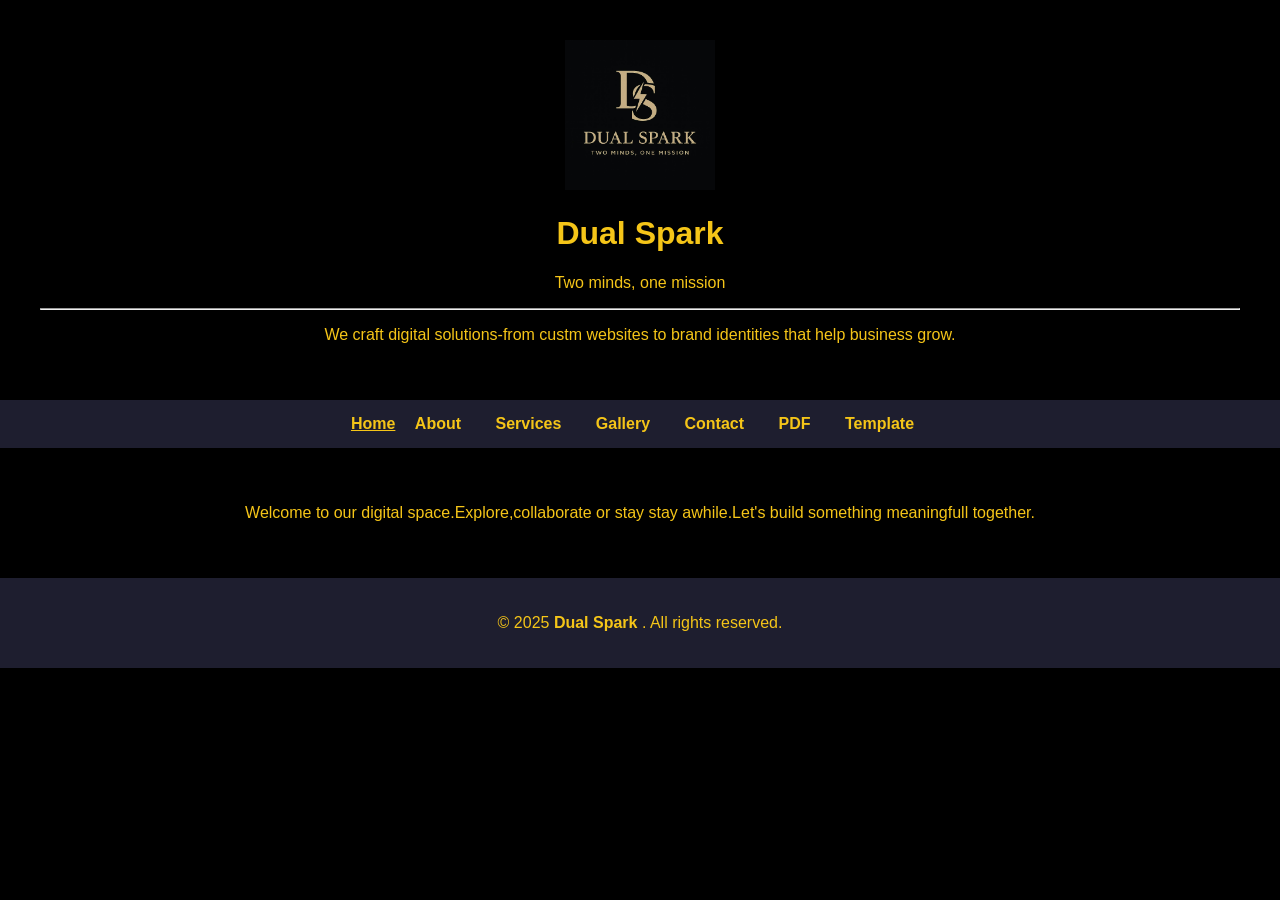
<file: index.html>
<!DOCTYPE html>
<html>
<head>
  <meta charset="UTF-8">
  <meta name="viewport" content="width=device-width, initial-scale=1">
  <title>Dual Spark</title>
  <link rel="stylesheet" href="style.css">
  <link rel="shortcut icon" href="DualSpark.jpg" type="image/x-icon"/>
</head>
<body>

  <header>
    <a href="index.html"><img src="DualSpark.jpg" alt="DualSpark logo" style="width: 150px; heigh: auto;"></a>
    <h1>Dual Spark</h1>
    <p>Two minds, one mission</p><hr>
    <p>We craft digital solutions-from custm websites to brand identities that help business grow.</p>
  </header>

  <nav>
    <span style="color:#f5c518;font-weight: bold;text-decoration: underline;">Home</span>
    <a href="about.html">About</a>
    <a href="services.html">Services</a>
    <a href="gallery.html">Gallery</a>
    <a href="contact.html">Contact</a>
     <a href="pdf.html">PDF</a>
     <a href="template.html">Template</a>
  </nav>

  <section>
    <p>Welcome to our digital space.Explore,collaborate or stay stay awhile.Let's build something meaningfull together.</p>
  </section>

  <footer>
    <p>&copy; 2025 <strong>Dual Spark
    </strong>. All rights reserved.</p>
  </footer>

</body>
</html>
</file>
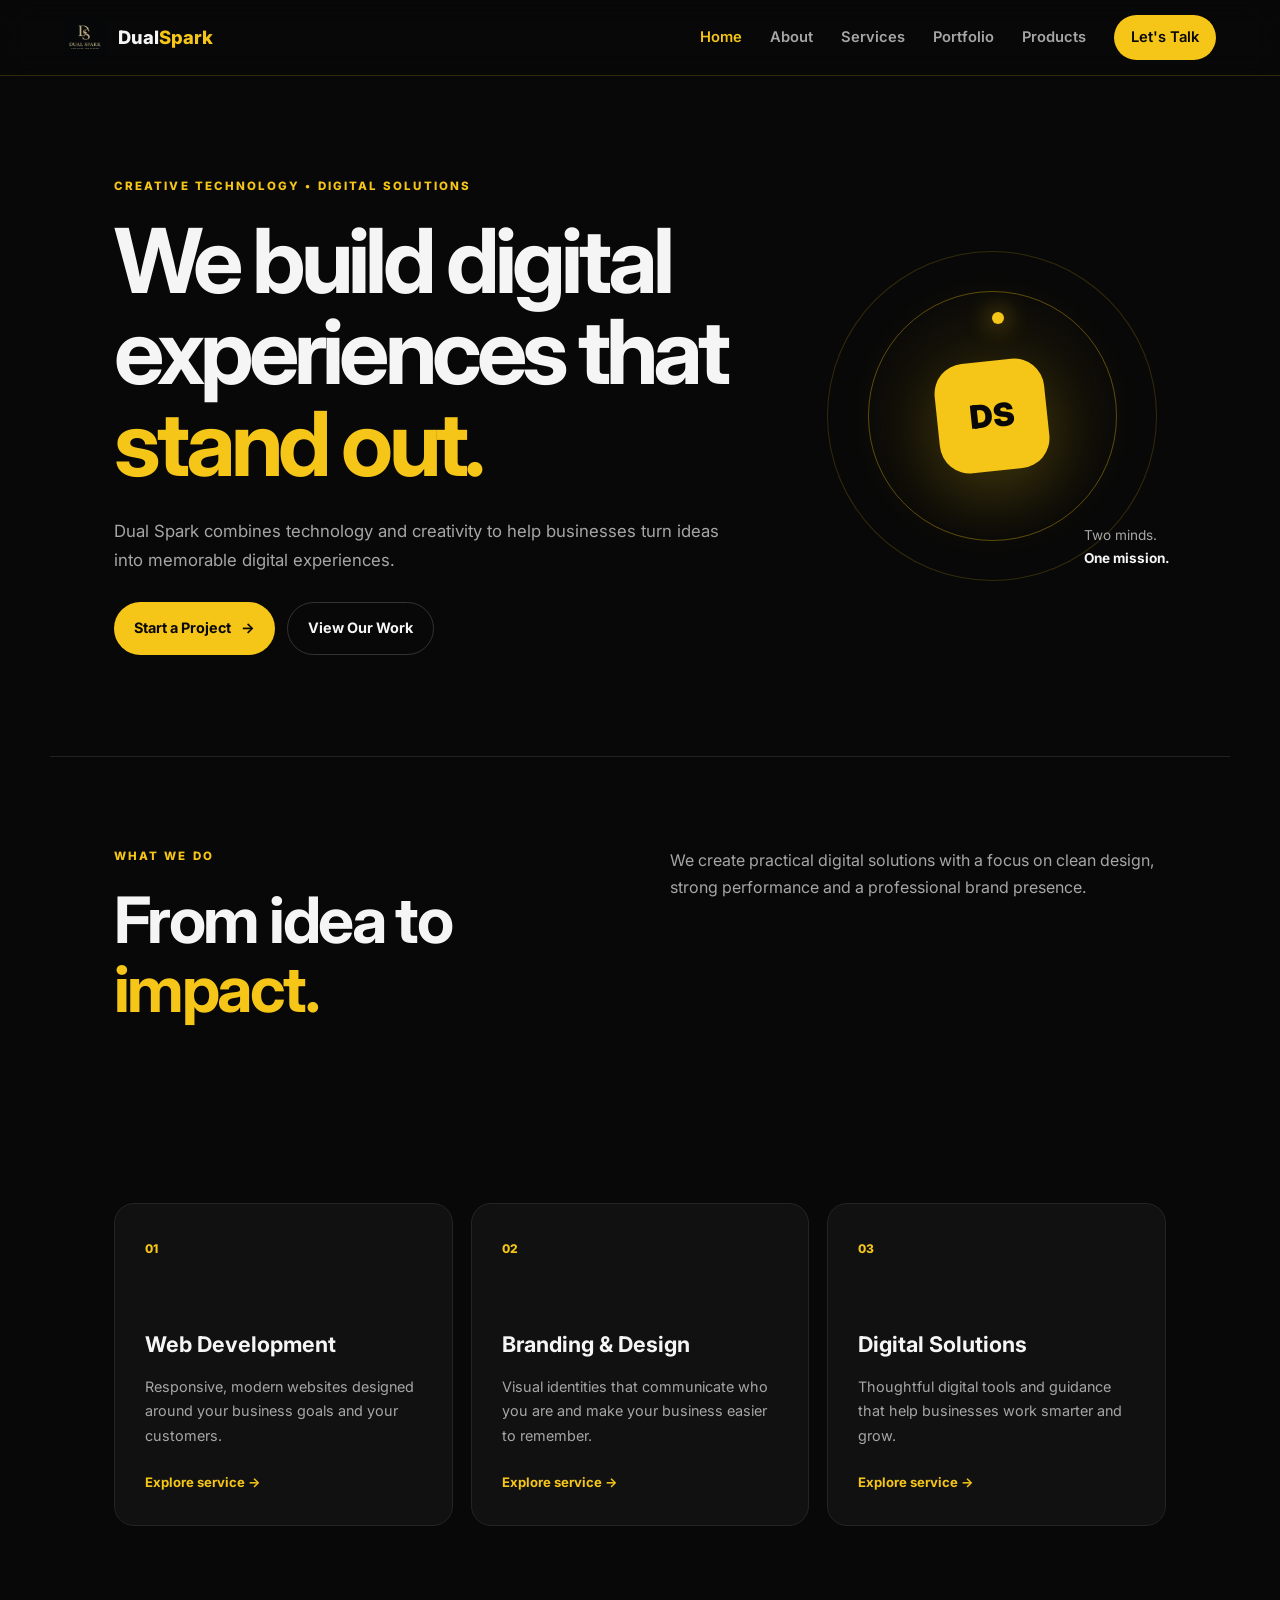
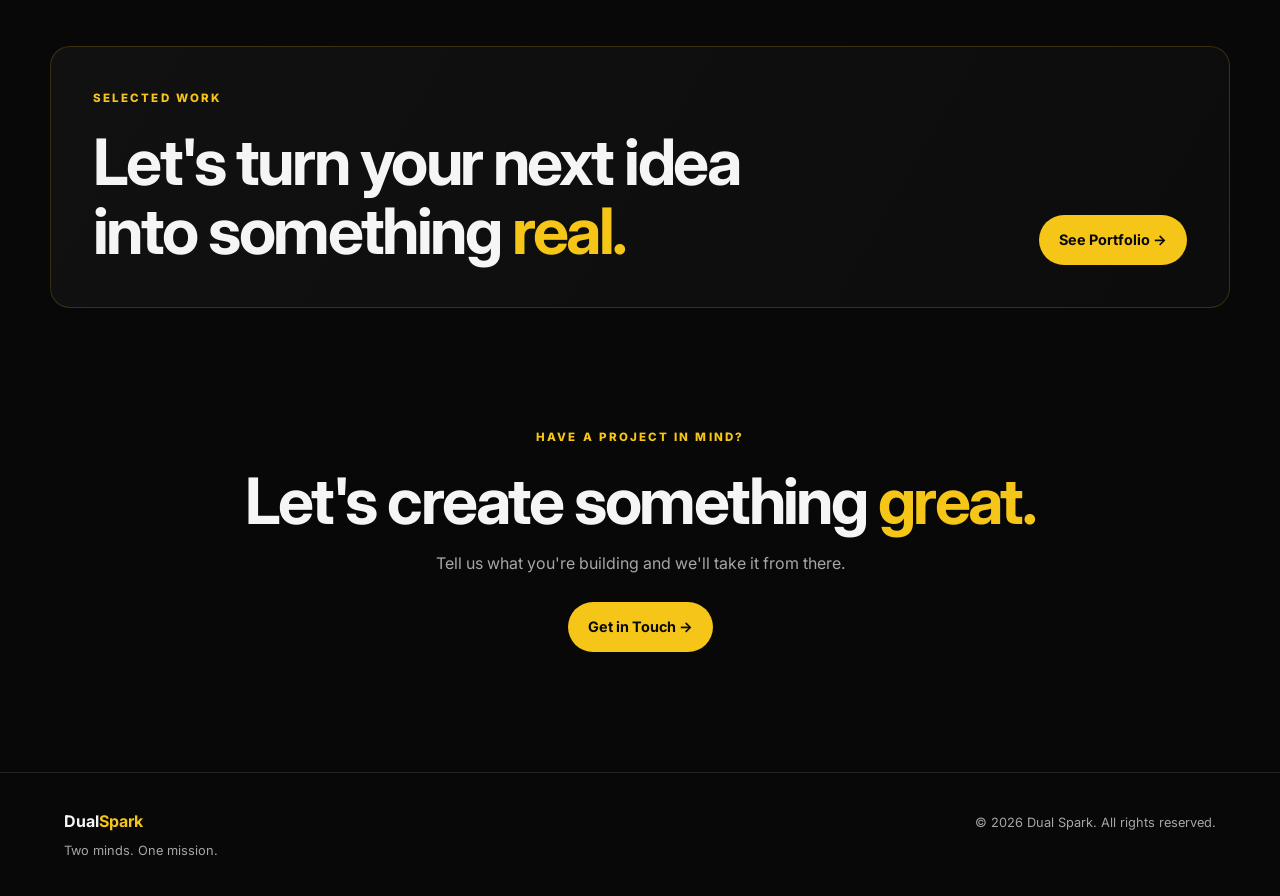
<file: v2/index.html>
<!DOCTYPE html>
<html lang="en">
<head>
  <meta charset="UTF-8">
  <meta name="viewport" content="width=device-width, initial-scale=1.0">
  <meta name="description" content="Dual Spark — creative technology and digital solutions for modern businesses.">
  <meta name="theme-color" content="#0a0a0a">
  <title>Dual Spark | Digital Experiences That Stand Out</title>
  <link rel="preconnect" href="https://fonts.googleapis.com">
  <link rel="preconnect" href="https://fonts.gstatic.com" crossorigin>
  <link href="https://fonts.googleapis.com/css2?family=Inter:wght@400;500;600;700;800&display=swap" rel="stylesheet">
  <link rel="stylesheet" href="css/style.css">
</head>
<body>
  <header class="site-header">
    <a class="brand" href="index.html" aria-label="Dual Spark home">
      <img src="../DualSpark.jpg" alt="Dual Spark logo">
      <span>Dual<span class="accent">Spark</span></span>
    </a>

    <button class="menu-toggle" type="button" aria-label="Open navigation" aria-expanded="false" aria-controls="main-nav">
      <span></span><span></span><span></span>
    </button>

    <nav id="main-nav" class="main-nav" aria-label="Primary navigation">
      <a class="active" href="index.html">Home</a>
      <a href="about.html">About</a>
      <a href="services.html">Services</a>
      <a href="portfolio.html">Portfolio</a>
      <a href="products.html">Products</a>
      <a class="nav-cta" href="contact.html">Let's Talk</a>
    </nav>
  </header>

  <main>
    <section class="hero">
      <div class="hero-content reveal">
        <p class="eyebrow">CREATIVE TECHNOLOGY • DIGITAL SOLUTIONS</p>
        <h1>We build digital experiences that <span class="accent">stand out.</span></h1>
        <p class="hero-text">Dual Spark combines technology and creativity to help businesses turn ideas into memorable digital experiences.</p>
        <div class="hero-actions">
          <a class="btn btn-primary" href="contact.html">Start a Project <span>→</span></a>
          <a class="btn btn-secondary" href="portfolio.html">View Our Work</a>
        </div>
      </div>
      <div class="hero-card reveal" aria-hidden="true">
        <div class="spark-orbit"></div>
        <div class="spark-core">DS</div>
        <p>Two minds.<br><strong>One mission.</strong></p>
      </div>
    </section>

    <section class="section intro reveal">
      <div>
        <p class="eyebrow">WHAT WE DO</p>
        <h2>From idea to <span class="accent">impact.</span></h2>
      </div>
      <p>We create practical digital solutions with a focus on clean design, strong performance and a professional brand presence.</p>
    </section>

    <section class="section services-preview">
      <article class="service-card reveal">
        <span class="service-number">01</span>
        <h3>Web Development</h3>
        <p>Responsive, modern websites designed around your business goals and your customers.</p>
        <a href="services.html">Explore service →</a>
      </article>
      <article class="service-card reveal">
        <span class="service-number">02</span>
        <h3>Branding & Design</h3>
        <p>Visual identities that communicate who you are and make your business easier to remember.</p>
        <a href="services.html">Explore service →</a>
      </article>
      <article class="service-card reveal">
        <span class="service-number">03</span>
        <h3>Digital Solutions</h3>
        <p>Thoughtful digital tools and guidance that help businesses work smarter and grow.</p>
        <a href="services.html">Explore service →</a>
      </article>
    </section>

    <section class="section work-banner reveal">
      <div>
        <p class="eyebrow">SELECTED WORK</p>
        <h2>Let's turn your next idea into something <span class="accent">real.</span></h2>
      </div>
      <a class="btn btn-primary" href="portfolio.html">See Portfolio →</a>
    </section>

    <section class="section final-cta reveal">
      <p class="eyebrow">HAVE A PROJECT IN MIND?</p>
      <h2>Let's create something <span class="accent">great.</span></h2>
      <p>Tell us what you're building and we'll take it from there.</p>
      <a class="btn btn-primary" href="contact.html">Get in Touch →</a>
    </section>
  </main>

  <footer class="site-footer">
    <div>
      <strong>Dual<span class="accent">Spark</span></strong>
      <p>Two minds. One mission.</p>
    </div>
    <p>© 2026 Dual Spark. All rights reserved.</p>
  </footer>

  <script src="js/script.js"></script>
</body>
</html>
</file>
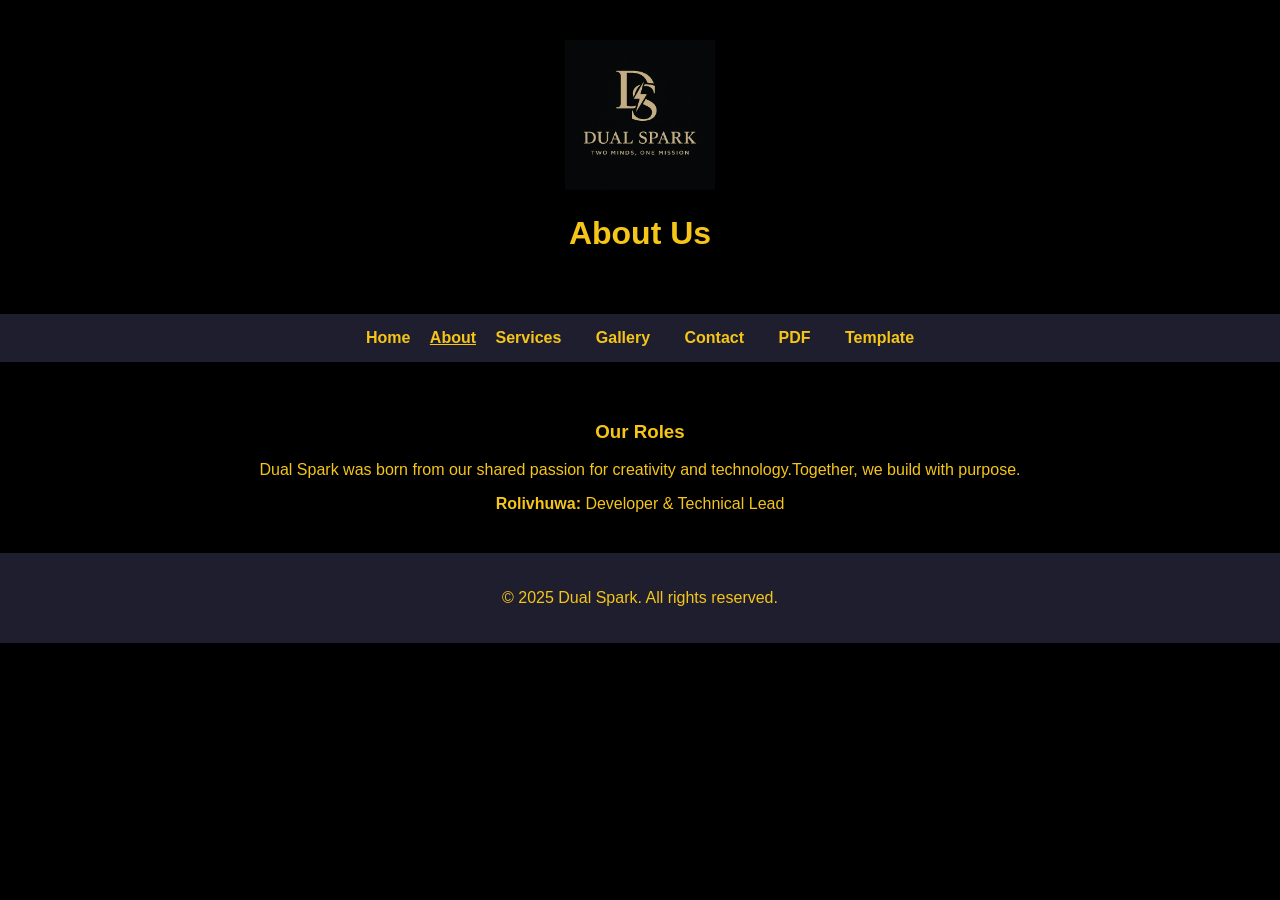
<file: about.html>
<!DOCTYPE html>
<html>
<head>
  <meta charset="UTF-8">
  <meta name="viewport" content="width=device-width, initial-scale=1">
  <title>About Us – Dual Spark</title>
  <link rel="stylesheet" href="style.css">
  <link rel="shortcut icon" href="DualSpark.jpg" type="image/x-icon"/>
</head>
<body>

  <header>
    <a href="index.html"><img src="DualSpark.jpg" alt="DualSpark logo" style="width: 150px; heigh: auto;"></a>
   
    <h1>About Us</h1>
  </header>
  <nav>
    <a href="index.html">Home</a>
    <span style="color:#f5c518;font-weight:bold;text-decoration: underline;">About</span>
    <a href="services.html">Services</a>
    <a href="gallery.html">Gallery</a>
    <a href="contact.html">Contact</a>
     <a href="pdf.html">PDF</a>
     <a href="template.html">Template</a>
  </nav>

  <section>
    <h3>Our Roles</h3>
    <p>Dual Spark was born from our shared passion for creativity and technology.Together, we build with purpose.</p>
      <strong>Rolivhuwa:</strong> Developer & Technical Lead</li>
  </section>
  <footer>
    <p>&copy; 2025 Dual Spark. All rights reserved.</p>
  </footer>

</body>
</html>
</file>
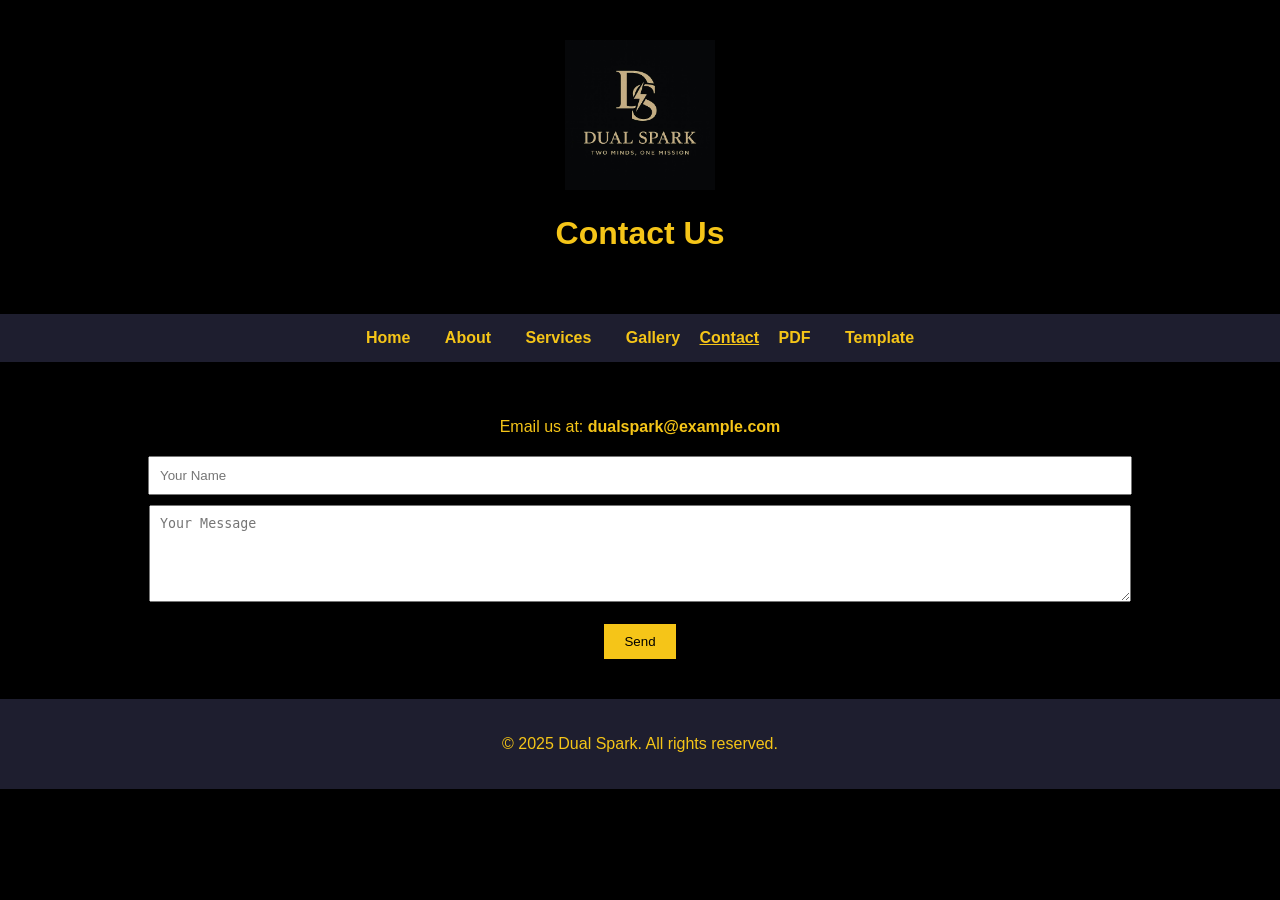
<file: contact.html>
<!DOCTYPE html>
<html>
<head>
  <meta charset="UTF-8">
  <meta name="viewport" content="width=device-width, initial-scale=1">
  <title>Contact – Dual Spark</title>
  <link rel="stylesheet" href="style.css">
  <link rel="shortcut icon" href="DualSpark.jpg" type="image/x-icon" />
</head>
<body>

  <header>
     <a href="index.html"><img src="DualSpark.jpg" alt="DualSpark logo" style="width: 150px; heigh: auto;"></a>
    <h1>Contact Us</h1>
  </header>
  <nav>
    <a href="index.html">Home</a>
    <a href="about.html">About</a>
    <a href="services.html">Services</a>
    <a href="gallery.html">Gallery</a>
    <span style="color:#f5c518;font-weight:bold;text-decoration: underline;">Contact</span>
    <a href="pdf.html">PDF</a>
    <a href="template.html">Template</a>
  </nav>

  <section>
    <p>Email us at: <strong>dualspark@example.com</strong></p>
    <form style="margin-top:20px;">
      <input type="text" placeholder="Your Name" style="padding:10px; width:80%; margin-bottom:10px;"><br>
      <textarea placeholder="Your Message" rows="5" style="padding:10px; width:80%;"></textarea><br><br>
      <button type="submit" style="padding:10px 20px; background-color:#f5c518; border:none; color:#000;">Send</button>
      </form>
  </section>

  <footer>
    <p>&copy; 2025 Dual Spark. All rights reserved.</p>
  </footer>

</body>
</html>
</file>
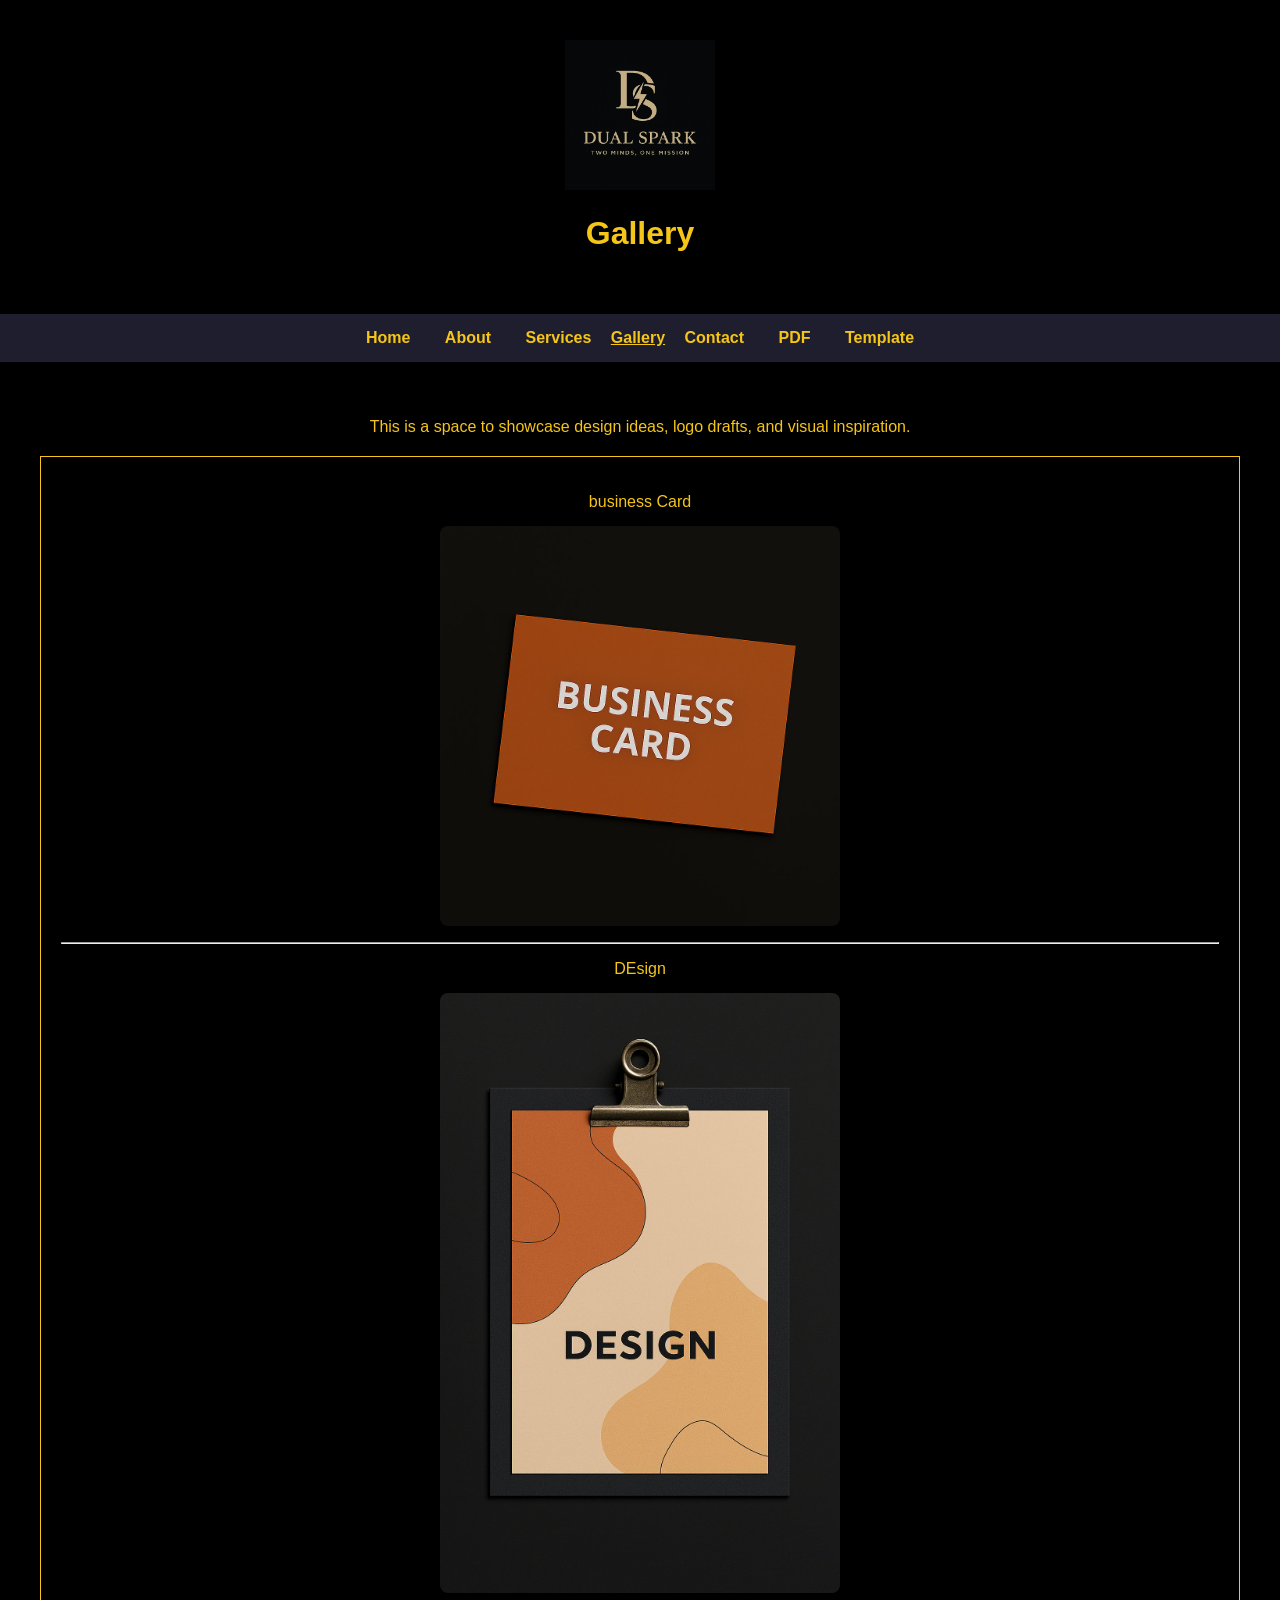
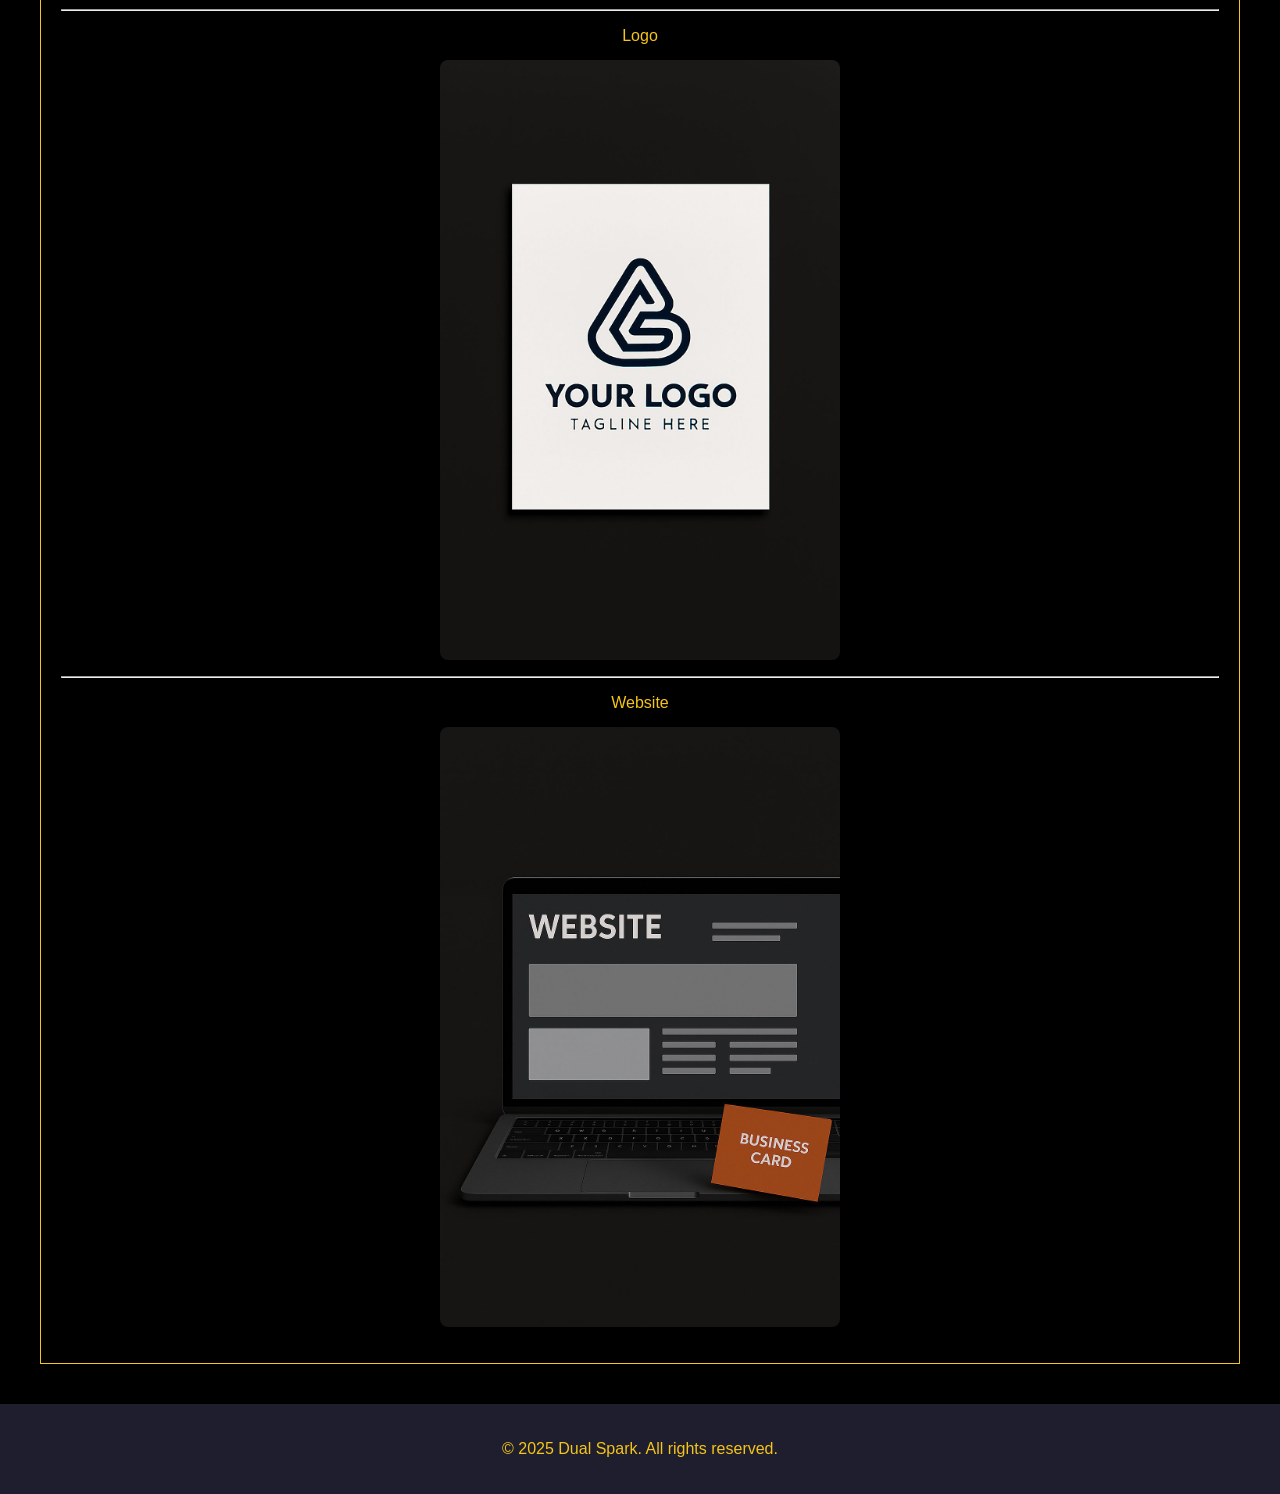
<file: gallery.html>
<!DOCTYPE html>
<html>
<head>
  <meta charset="UTF-8">
  <meta name="viewport" content="width=device-width, initial-scale=1">
  <title>Gallery – Dual Spark</title>
  <link rel="stylesheet" href="style.css">
  <link rel="shortcut icon" href="DualSpark.jpg" type="image/x-icon" />
</head>
<body>

  <header>
     <a href="index.html"><img src="DualSpark.jpg" alt="DualSpark logo" style="width: 150px; heigh: auto;"></a>
    <h1>Gallery</h1>
  </header>
  <nav>
    <a href="index.html">Home</a>
    <a href="about.html">About</a>
    <a href="services.html">Services</a>
    <span style="color:#f5c518;font-weight:bold;text-decoration: underline;">Gallery</span>
    <a href="contact.html">Contact</a>
     <a href="pdf.html">PDF</a>
     <a href="template.html">Template</a>
  </nav>

  <section>
    <p>This is a space to showcase design ideas, logo drafts, and visual inspiration.</p>
    <div class="gallery" style="border:1px solid #f5c518; padding:20px; margin-top:20px;">
      <p><label>business Card</label><img src="businesscard.jpg"></p><hr>
      <p><label>DEsign</label><img src="design.jpg"></p><hr>
      <p><label>Logo</label><img src="logo.jpg"></p><hr>
      <p><label>Website</label><img src="website.jpg"></p>
    </div>
  </section>

  <footer>
    <p>&copy; 2025 Dual Spark. All rights reserved.</p>
  </footer>

</body>
</html>
</file>
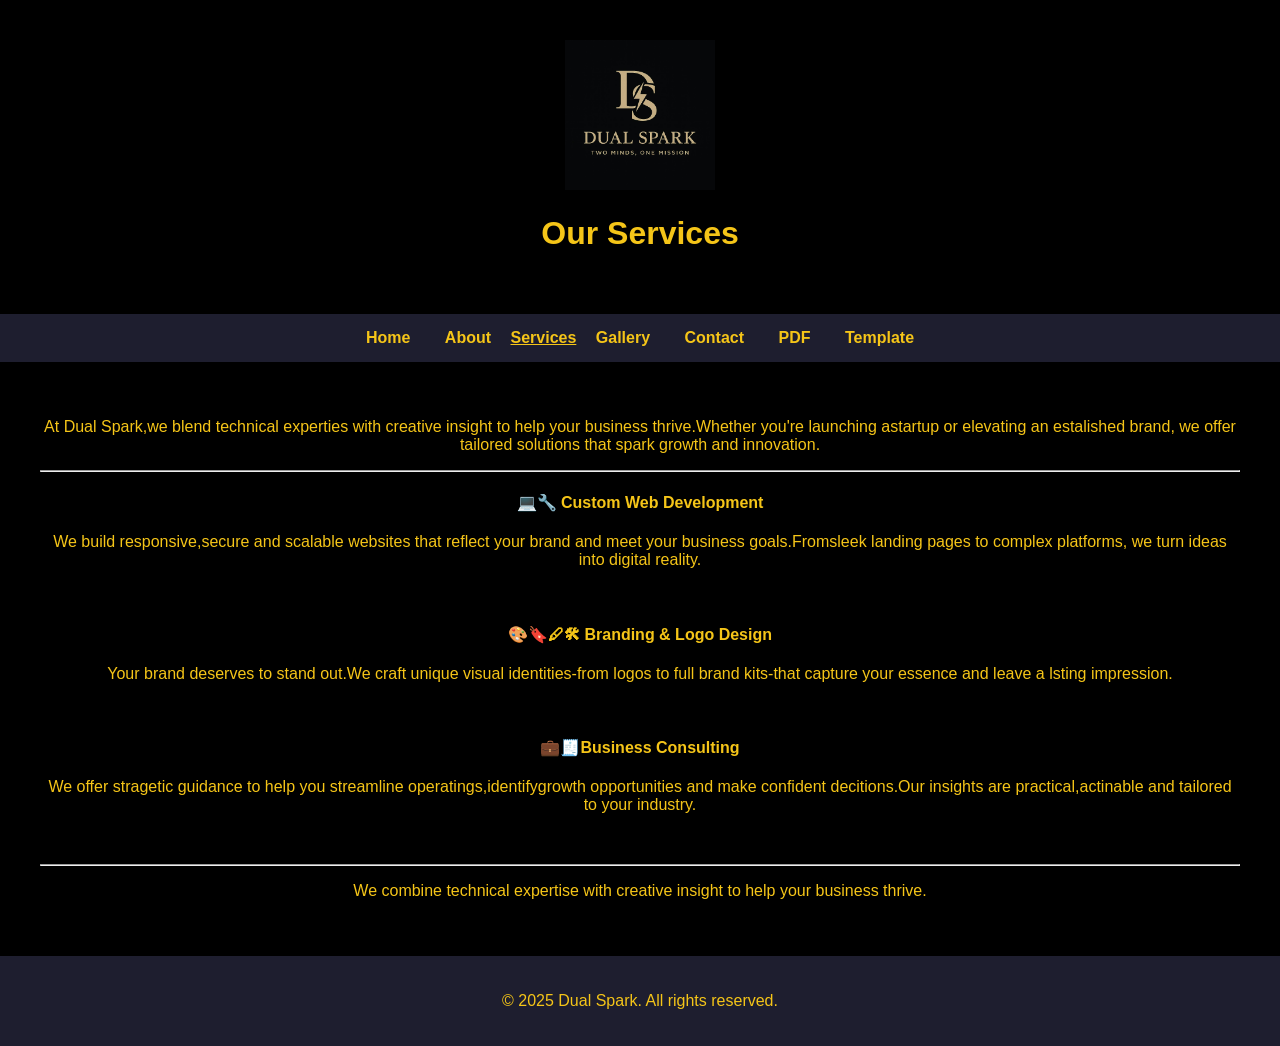
<file: services.html>
<!DOCTYPE html>
<html>
<head>
  <meta charset="UTF-8">
  <meta name="viewport" content="width=device-width, initial-scale=1">
  <title>Services – Dual Spark</title>
  <link rel="stylesheet" href="style.css">
  <link rel="shortcut icon" href="DualSpark.jpg" type="image/x-icon" />
</head>
<body>

  <header>
     <a href="index.html"><img src="DualSpark.jpg" alt="DualSpark logo" style="width: 150px; heigh: auto;"></a>
    <h1>Our Services</h1>
  </header>
  <nav>
    <a href="index.html">Home</a>
    <a href="about.html">About</a>
    <span style="color:#f5c518;font-weight:bold;text-decoration: underline;">Services</span>
    <a href="gallery.html">Gallery</a>
    <a href="contact.html">Contact</a>
     <a href="pdf.html">PDF</a>
     <a href="template.html">Template</a>
  </nav>

  <section>
    <p>At Dual Spark,we blend technical experties with creative insight to help your business thrive.Whether you're launching astartup or elevating an estalished brand, we offer tailored solutions that spark growth and innovation.</p><hr>
    <ul style="list-style:none; padding:0;">
      <li><h4>&#128187;&#128295; Custom Web Development</h4><p>We build responsive,secure and scalable websites that reflect your brand and meet your business goals.Fromsleek landing pages to complex platforms, we turn ideas into digital reality.</p></li><br>
      <li><h4>&#127912;&#128278;&#128394;&#128736; Branding & Logo Design</h4><p>Your brand deserves to stand out.We craft unique visual identities-from logos to full brand kits-that capture your essence and leave a lsting impression.</p></li><br>
      <li><h4>&#128188;&#129534;Business Consulting</h4><p>We offer stragetic guidance to help you streamline operatings,identifygrowth opportunities and make confident decitions.Our insights are practical,actinable and tailored to your industry.</p></li><br>
    </ul><hr>
    <p>We combine technical expertise with creative insight to help your business thrive.</p>
  </section>

  <footer>
    <p>&copy; 2025 Dual Spark. All rights reserved.</p>
  </footer>

</body>
</html>
</file>
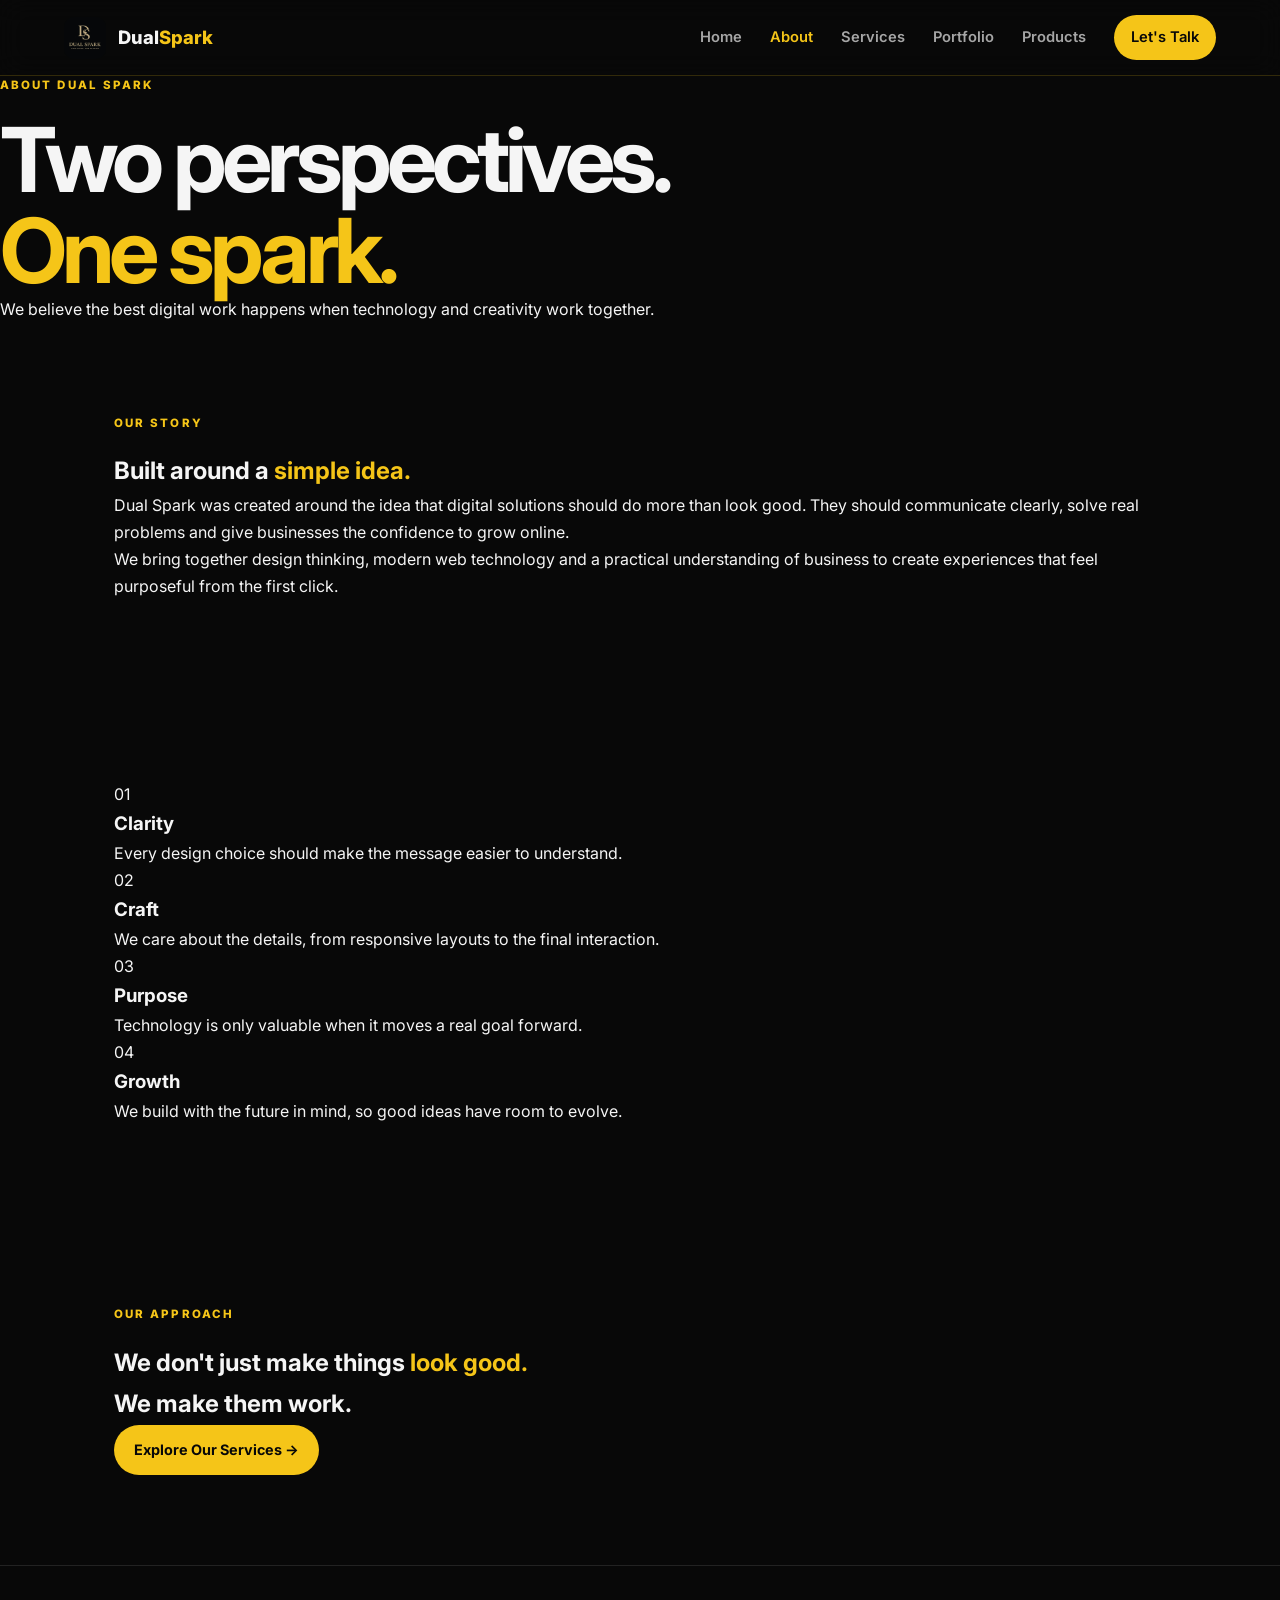
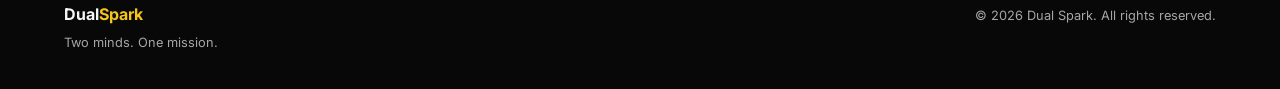
<file: v2/about.html>
<!DOCTYPE html>
<html lang="en">
<head>
  <meta charset="UTF-8">
  <meta name="viewport" content="width=device-width, initial-scale=1.0">
  <meta name="description" content="Learn about Dual Spark, a creative technology and digital solutions studio.">
  <meta name="theme-color" content="#0a0a0a">
  <title>About | Dual Spark</title>
  <link rel="preconnect" href="https://fonts.googleapis.com">
  <link rel="preconnect" href="https://fonts.gstatic.com" crossorigin>
  <link href="https://fonts.googleapis.com/css2?family=Inter:wght@400;500;600;700;800&display=swap" rel="stylesheet">
  <link rel="stylesheet" href="css/style.css">
</head>
<body>
  <header class="site-header">
    <a class="brand" href="index.html" aria-label="Dual Spark home"><img src="../DualSpark.jpg" alt="Dual Spark logo"><span>Dual<span class="accent">Spark</span></span></a>
    <button class="menu-toggle" type="button" aria-label="Open navigation" aria-expanded="false" aria-controls="main-nav"><span></span><span></span><span></span></button>
    <nav id="main-nav" class="main-nav" aria-label="Primary navigation"><a href="index.html">Home</a><a class="active" href="about.html">About</a><a href="services.html">Services</a><a href="portfolio.html">Portfolio</a><a href="products.html">Products</a><a class="nav-cta" href="contact.html">Let's Talk</a></nav>
  </header>

  <main>
    <section class="page-hero reveal">
      <p class="eyebrow">ABOUT DUAL SPARK</p>
      <h1>Two perspectives.<br><span class="accent">One spark.</span></h1>
      <p>We believe the best digital work happens when technology and creativity work together.</p>
    </section>

    <section class="section split-section">
      <div class="reveal"><p class="eyebrow">OUR STORY</p><h2>Built around a <span class="accent">simple idea.</span></h2></div>
      <div class="reveal"><p>Dual Spark was created around the idea that digital solutions should do more than look good. They should communicate clearly, solve real problems and give businesses the confidence to grow online.</p><p>We bring together design thinking, modern web technology and a practical understanding of business to create experiences that feel purposeful from the first click.</p></div>
    </section>

    <section class="section values-grid">
      <article class="value-card reveal"><span>01</span><h3>Clarity</h3><p>Every design choice should make the message easier to understand.</p></article>
      <article class="value-card reveal"><span>02</span><h3>Craft</h3><p>We care about the details, from responsive layouts to the final interaction.</p></article>
      <article class="value-card reveal"><span>03</span><h3>Purpose</h3><p>Technology is only valuable when it moves a real goal forward.</p></article>
      <article class="value-card reveal"><span>04</span><h3>Growth</h3><p>We build with the future in mind, so good ideas have room to evolve.</p></article>
    </section>

    <section class="section statement reveal">
      <p class="eyebrow">OUR APPROACH</p>
      <h2>We don't just make things <span class="accent">look good.</span><br>We make them work.</h2>
      <a class="btn btn-primary" href="services.html">Explore Our Services →</a>
    </section>
  </main>

  <footer class="site-footer"><div><strong>Dual<span class="accent">Spark</span></strong><p>Two minds. One mission.</p></div><p>© 2026 Dual Spark. All rights reserved.</p></footer>
  <script src="js/script.js"></script>
</body>
</html>
</file>
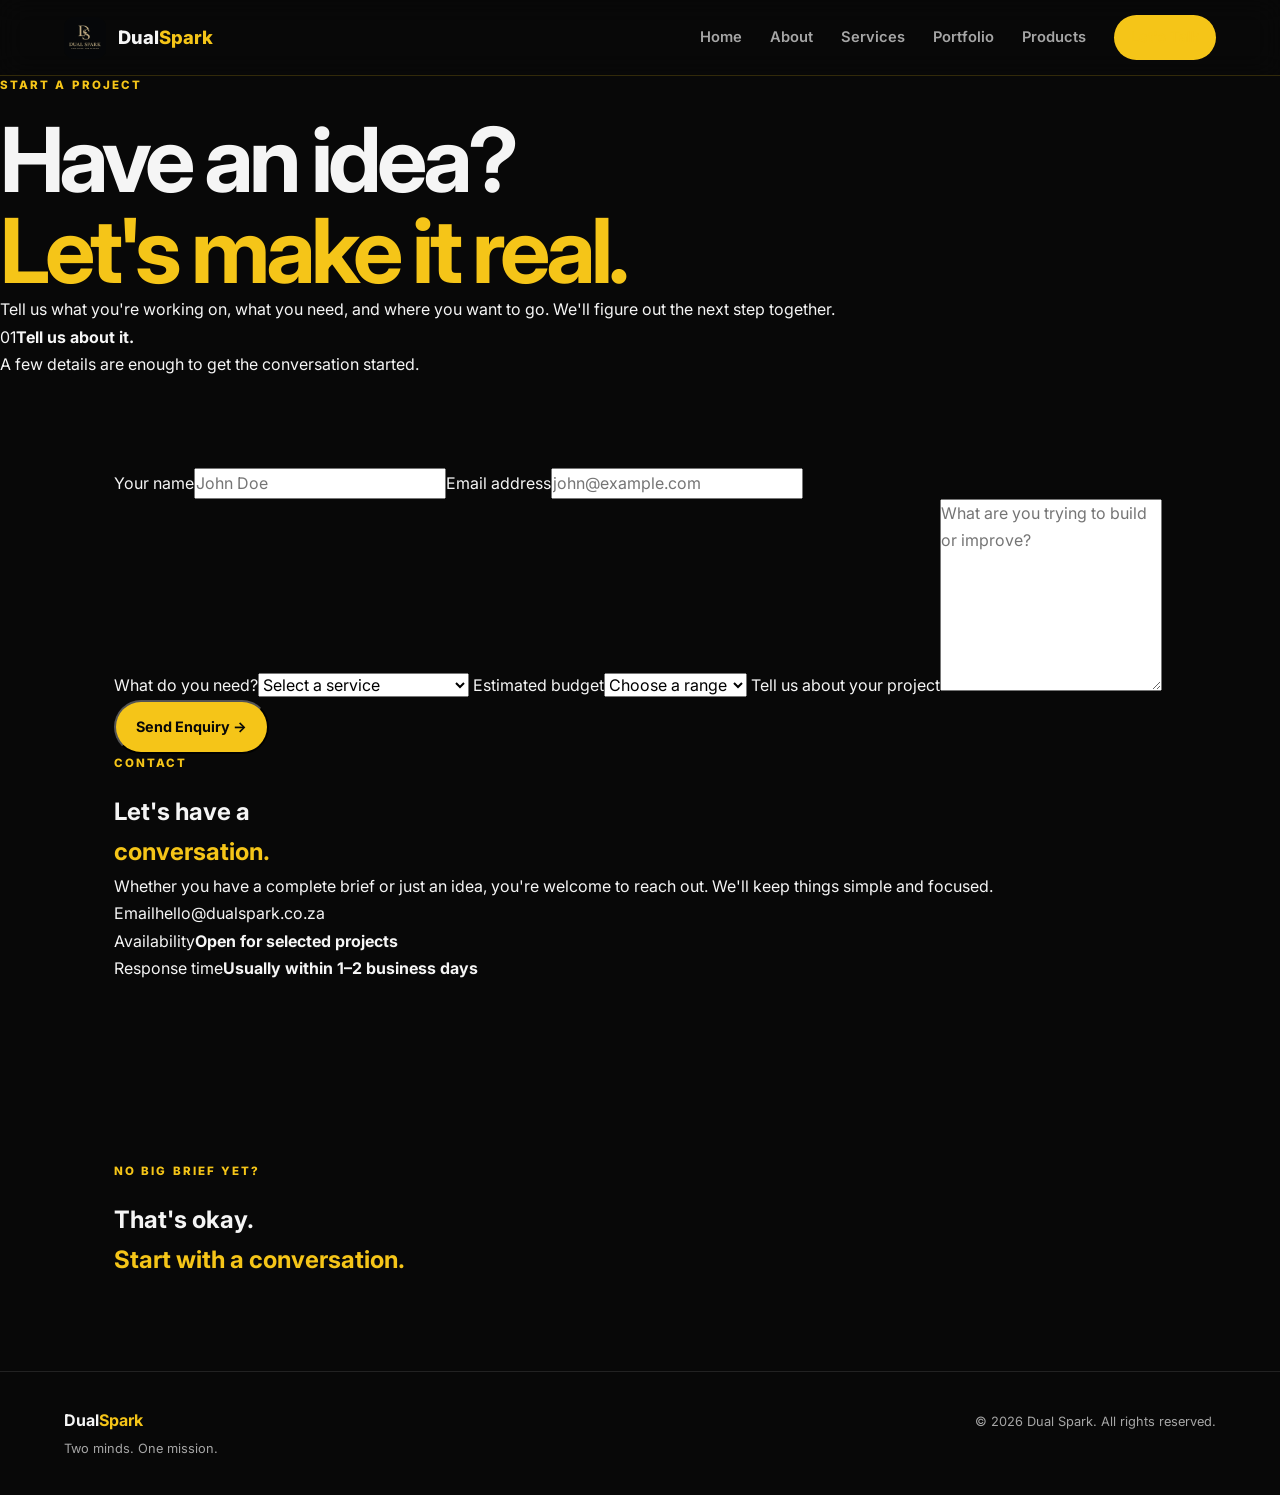
<file: v2/contact.html>
<!DOCTYPE html>
<html lang="en">
<head>
  <meta charset="UTF-8">
  <meta name="viewport" content="width=device-width, initial-scale=1.0">
  <meta name="description" content="Contact Dual Spark to discuss websites, digital services and custom solutions.">
  <meta name="theme-color" content="#0a0a0a">
  <title>Contact | Dual Spark</title>
  <link rel="preconnect" href="https://fonts.googleapis.com">
  <link rel="preconnect" href="https://fonts.gstatic.com" crossorigin>
  <link href="https://fonts.googleapis.com/css2?family=Inter:wght@400;500;600;700;800&display=swap" rel="stylesheet">
  <link rel="stylesheet" href="css/style.css">
</head>
<body>
  <header class="site-header">
    <a class="brand" href="index.html" aria-label="Dual Spark home"><img src="../DualSpark.jpg" alt="Dual Spark logo"><span>Dual<span class="accent">Spark</span></span></a>
    <button class="menu-toggle" type="button" aria-label="Open navigation" aria-expanded="false" aria-controls="main-nav"><span></span><span></span><span></span></button>
    <nav id="main-nav" class="main-nav" aria-label="Primary navigation"><a href="index.html">Home</a><a href="about.html">About</a><a href="services.html">Services</a><a href="portfolio.html">Portfolio</a><a href="products.html">Products</a><a class="nav-cta active" href="contact.html">Let's Talk</a></nav>
  </header>

  <main>
    <section class="contact-hero reveal">
      <div><p class="eyebrow">START A PROJECT</p><h1>Have an idea?<br><span class="accent">Let's make it real.</span></h1><p>Tell us what you're working on, what you need, and where you want to go. We'll figure out the next step together.</p></div>
      <div class="contact-intro-card"><span>01</span><strong>Tell us about it.</strong><p>A few details are enough to get the conversation started.</p></div>
    </section>

    <section class="section contact-layout">
      <form class="contact-form reveal" action="#" method="post" data-contact-form>
        <div class="form-row"><label for="name">Your name<input id="name" name="name" type="text" autocomplete="name" placeholder="John Doe" required></label><label for="email">Email address<input id="email" name="email" type="email" autocomplete="email" placeholder="john@example.com" required></label></div>
        <label for="service">What do you need?<select id="service" name="service" required><option value="" selected disabled>Select a service</option><option>Website development</option><option>Website redesign</option><option>Digital marketing</option><option>Google Ads management</option><option>Custom digital solution</option><option>Something else</option></select></label>
        <label for="budget">Estimated budget<select id="budget" name="budget"><option value="" selected disabled>Choose a range</option><option>Under R1,000</option><option>R1,000 – R3,000</option><option>R3,000 – R7,000</option><option>R7,000+</option><option>Not sure yet</option></select></label>
        <label for="message">Tell us about your project<textarea id="message" name="message" rows="7" placeholder="What are you trying to build or improve?" required></textarea></label>
        <button class="btn btn-primary" type="submit">Send Enquiry →</button><p class="form-status" data-form-status role="status" aria-live="polite"></p>
      </form>

      <aside class="contact-details reveal">
        <p class="eyebrow">CONTACT</p><h2>Let's have a<br><span class="accent">conversation.</span></h2>
        <p>Whether you have a complete brief or just an idea, you're welcome to reach out. We'll keep things simple and focused.</p>
        <div class="detail-list"><div><span>Email</span><a href="mailto:hello@dualspark.co.za">hello@dualspark.co.za</a></div><div><span>Availability</span><strong>Open for selected projects</strong></div><div><span>Response time</span><strong>Usually within 1–2 business days</strong></div></div>
      </aside>
    </section>

    <section class="section statement reveal"><p class="eyebrow">NO BIG BRIEF YET?</p><h2>That's okay.<br><span class="accent">Start with a conversation.</span></h2></section>
  </main>

  <footer class="site-footer"><div><strong>Dual<span class="accent">Spark</span></strong><p>Two minds. One mission.</p></div><p>© 2026 Dual Spark. All rights reserved.</p></footer>
  <script src="js/script.js"></script>
</body>
</html>
</file>
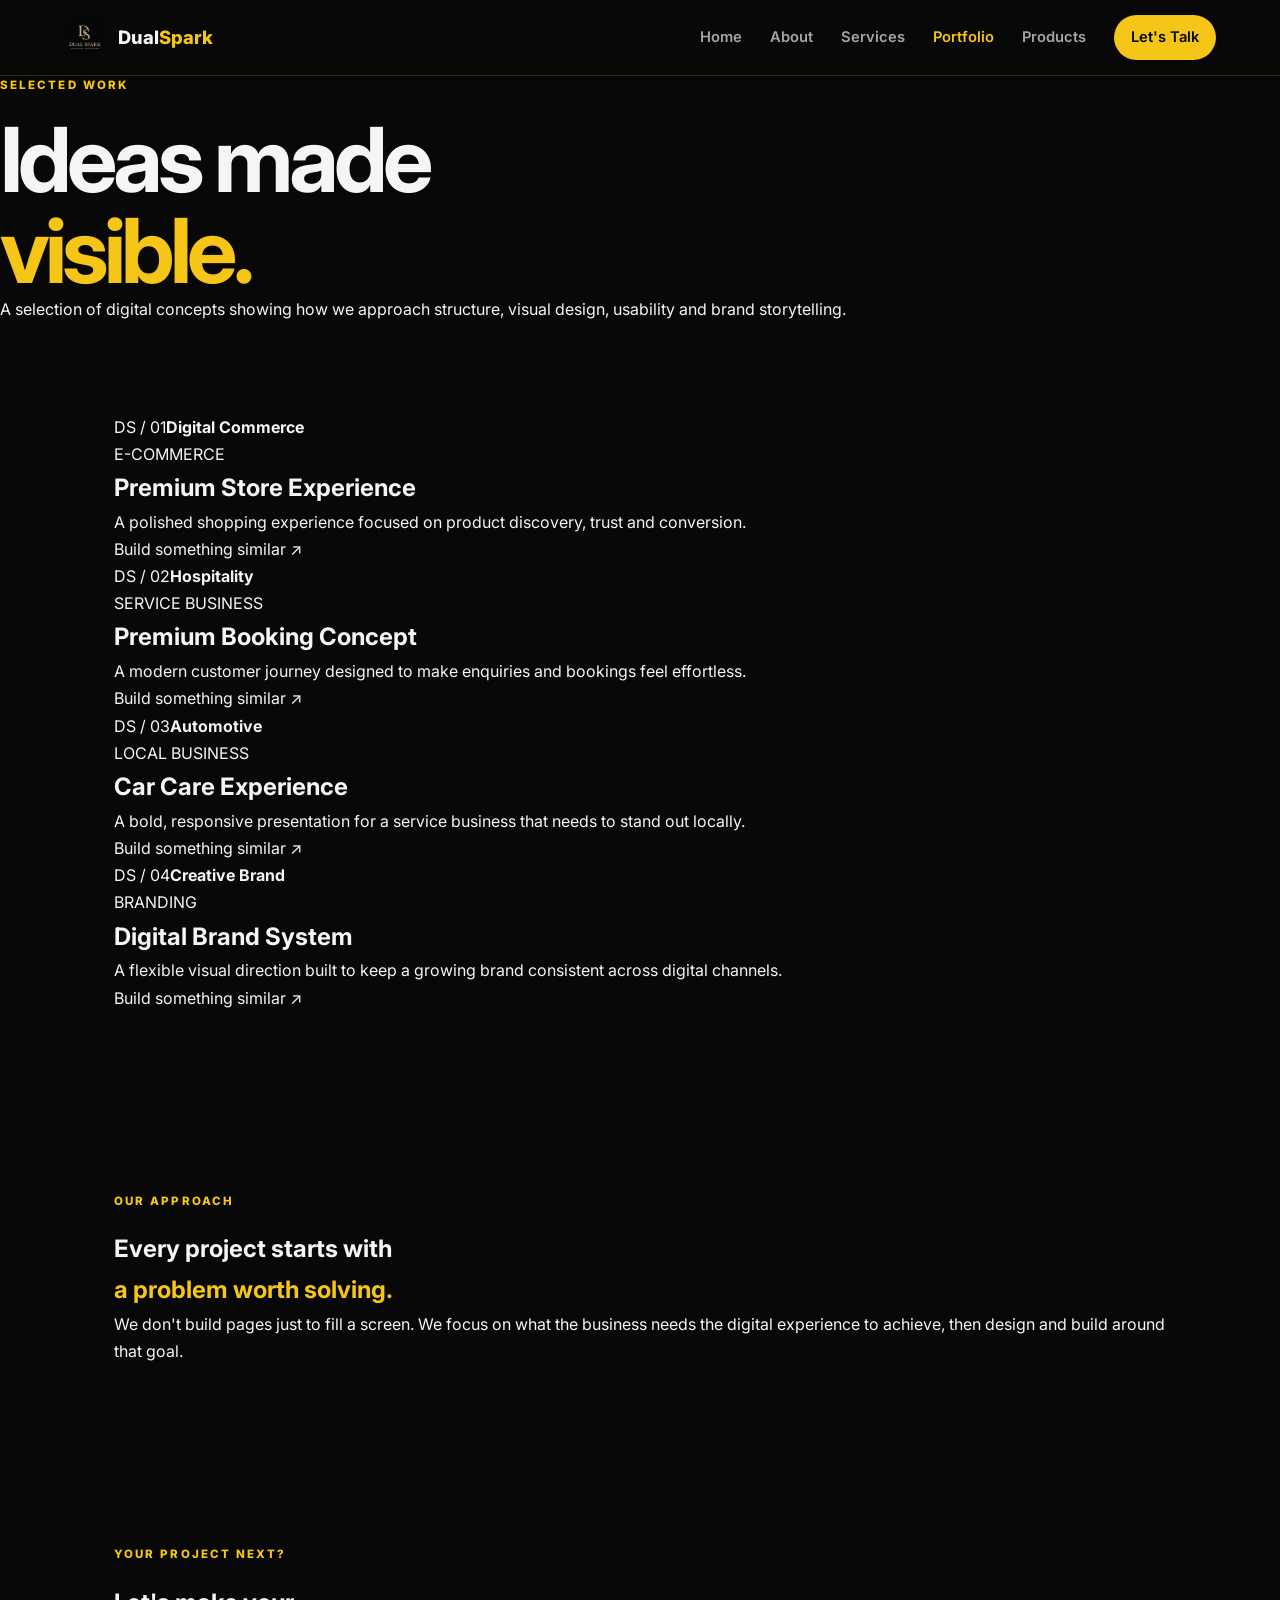
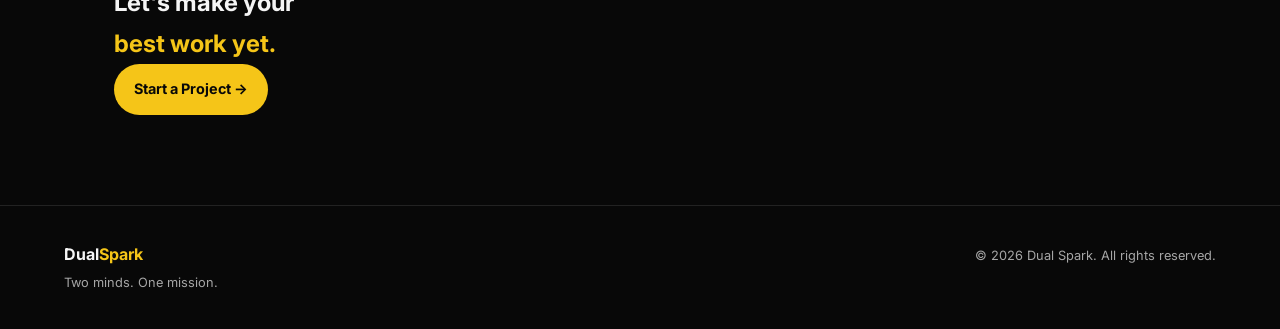
<file: v2/portfolio.html>
<!DOCTYPE html>
<html lang="en">
<head>
  <meta charset="UTF-8">
  <meta name="viewport" content="width=device-width, initial-scale=1.0">
  <meta name="description" content="Selected digital work and projects by Dual Spark.">
  <meta name="theme-color" content="#0a0a0a">
  <title>Portfolio | Dual Spark</title>
  <link rel="preconnect" href="https://fonts.googleapis.com">
  <link rel="preconnect" href="https://fonts.gstatic.com" crossorigin>
  <link href="https://fonts.googleapis.com/css2?family=Inter:wght@400;500;600;700;800&display=swap" rel="stylesheet">
  <link rel="stylesheet" href="css/style.css">
</head>
<body>
  <header class="site-header">
    <a class="brand" href="index.html" aria-label="Dual Spark home"><img src="../DualSpark.jpg" alt="Dual Spark logo"><span>Dual<span class="accent">Spark</span></span></a>
    <button class="menu-toggle" type="button" aria-label="Open navigation" aria-expanded="false" aria-controls="main-nav"><span></span><span></span><span></span></button>
    <nav id="main-nav" class="main-nav" aria-label="Primary navigation"><a href="index.html">Home</a><a href="about.html">About</a><a href="services.html">Services</a><a class="active" href="portfolio.html">Portfolio</a><a href="products.html">Products</a><a class="nav-cta" href="contact.html">Let's Talk</a></nav>
  </header>

  <main>
    <section class="page-hero reveal">
      <p class="eyebrow">SELECTED WORK</p>
      <h1>Ideas made<br><span class="accent">visible.</span></h1>
      <p>A selection of digital concepts showing how we approach structure, visual design, usability and brand storytelling.</p>
    </section>

    <section class="section portfolio-grid">
      <article class="project-card project-featured reveal"><div class="project-visual visual-one"><span>DS / 01</span><strong>Digital Commerce</strong></div><div class="project-info"><div><p class="project-type">E-COMMERCE</p><h2>Premium Store Experience</h2></div><p>A polished shopping experience focused on product discovery, trust and conversion.</p><a href="contact.html" class="text-link">Build something similar ↗</a></div></article>
      <article class="project-card reveal"><div class="project-visual visual-two"><span>DS / 02</span><strong>Hospitality</strong></div><div class="project-info"><div><p class="project-type">SERVICE BUSINESS</p><h2>Premium Booking Concept</h2></div><p>A modern customer journey designed to make enquiries and bookings feel effortless.</p><a href="contact.html" class="text-link">Build something similar ↗</a></div></article>
      <article class="project-card reveal"><div class="project-visual visual-three"><span>DS / 03</span><strong>Automotive</strong></div><div class="project-info"><div><p class="project-type">LOCAL BUSINESS</p><h2>Car Care Experience</h2></div><p>A bold, responsive presentation for a service business that needs to stand out locally.</p><a href="contact.html" class="text-link">Build something similar ↗</a></div></article>
      <article class="project-card reveal"><div class="project-visual visual-four"><span>DS / 04</span><strong>Creative Brand</strong></div><div class="project-info"><div><p class="project-type">BRANDING</p><h2>Digital Brand System</h2></div><p>A flexible visual direction built to keep a growing brand consistent across digital channels.</p><a href="contact.html" class="text-link">Build something similar ↗</a></div></article>
    </section>

    <section class="section project-note reveal"><p class="eyebrow">OUR APPROACH</p><h2>Every project starts with<br><span class="accent">a problem worth solving.</span></h2><p>We don't build pages just to fill a screen. We focus on what the business needs the digital experience to achieve, then design and build around that goal.</p></section>

    <section class="section statement reveal"><p class="eyebrow">YOUR PROJECT NEXT?</p><h2>Let's make your<br><span class="accent">best work yet.</span></h2><a class="btn btn-primary" href="contact.html">Start a Project →</a></section>
  </main>

  <footer class="site-footer"><div><strong>Dual<span class="accent">Spark</span></strong><p>Two minds. One mission.</p></div><p>© 2026 Dual Spark. All rights reserved.</p></footer>
  <script src="js/script.js"></script>
</body>
</html>
</file>
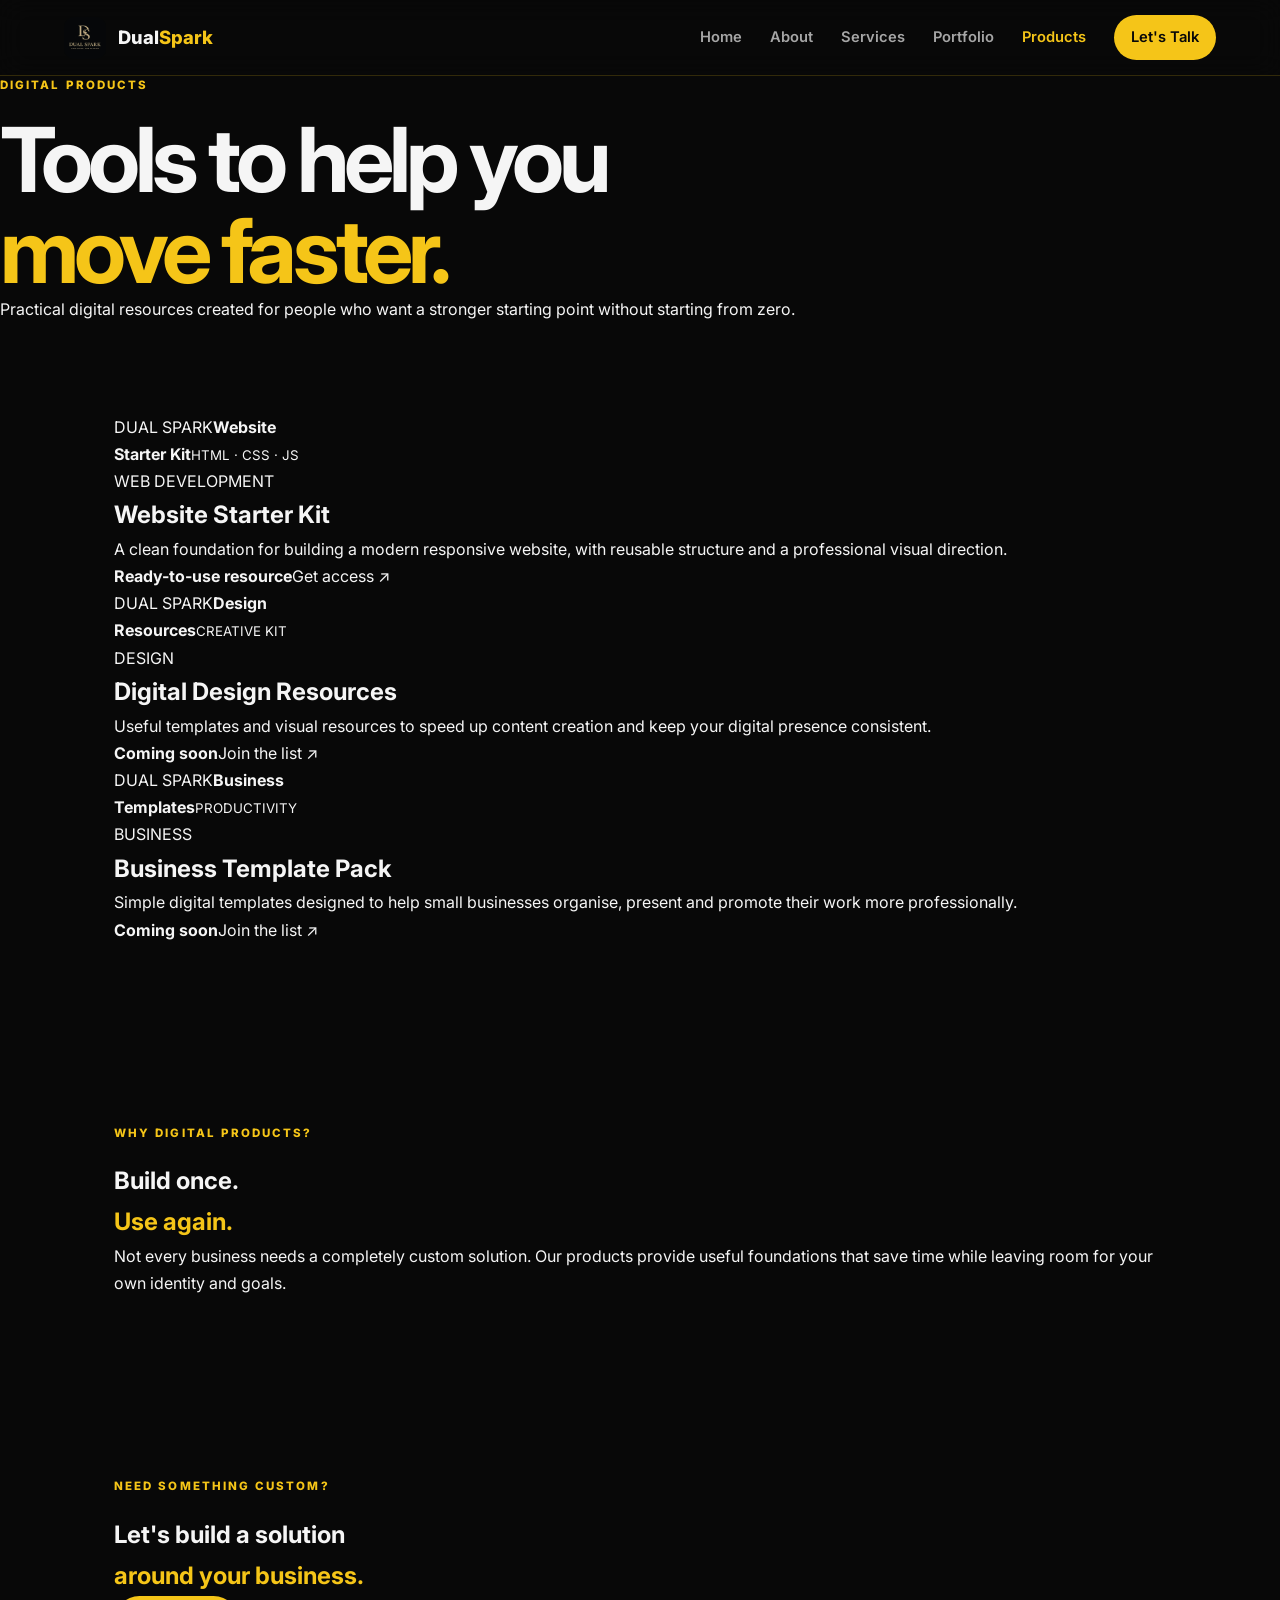
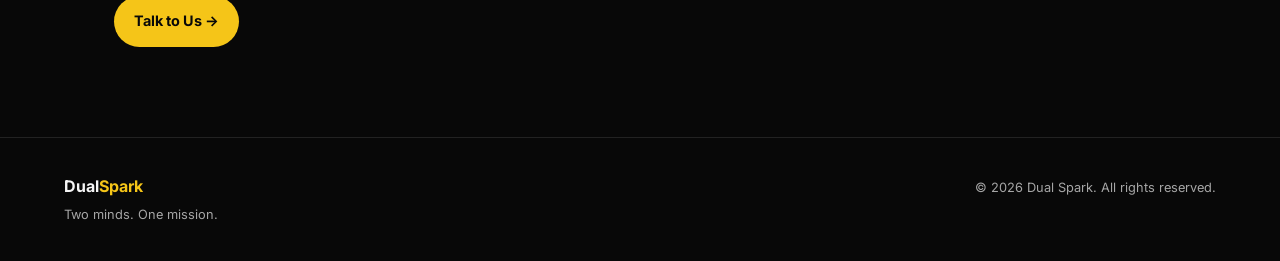
<file: v2/products.html>
<!DOCTYPE html>
<html lang="en">
<head>
  <meta charset="UTF-8">
  <meta name="viewport" content="width=device-width, initial-scale=1.0">
  <meta name="description" content="Digital products and ready-to-use resources from Dual Spark.">
  <meta name="theme-color" content="#0a0a0a">
  <title>Products | Dual Spark</title>
  <link rel="preconnect" href="https://fonts.googleapis.com">
  <link rel="preconnect" href="https://fonts.gstatic.com" crossorigin>
  <link href="https://fonts.googleapis.com/css2?family=Inter:wght@400;500;600;700;800&display=swap" rel="stylesheet">
  <link rel="stylesheet" href="css/style.css">
</head>
<body>
  <header class="site-header">
    <a class="brand" href="index.html" aria-label="Dual Spark home"><img src="../DualSpark.jpg" alt="Dual Spark logo"><span>Dual<span class="accent">Spark</span></span></a>
    <button class="menu-toggle" type="button" aria-label="Open navigation" aria-expanded="false" aria-controls="main-nav"><span></span><span></span><span></span></button>
    <nav id="main-nav" class="main-nav" aria-label="Primary navigation"><a href="index.html">Home</a><a href="about.html">About</a><a href="services.html">Services</a><a href="portfolio.html">Portfolio</a><a class="active" href="products.html">Products</a><a class="nav-cta" href="contact.html">Let's Talk</a></nav>
  </header>

  <main>
    <section class="page-hero reveal">
      <p class="eyebrow">DIGITAL PRODUCTS</p>
      <h1>Tools to help you<br><span class="accent">move faster.</span></h1>
      <p>Practical digital resources created for people who want a stronger starting point without starting from zero.</p>
    </section>

    <section class="section product-grid">
      <article class="product-card product-featured reveal"><div class="product-cover"><span>DUAL SPARK</span><strong>Website<br>Starter Kit</strong><small>HTML · CSS · JS</small></div><div class="product-body"><p class="product-tag">WEB DEVELOPMENT</p><h2>Website Starter Kit</h2><p>A clean foundation for building a modern responsive website, with reusable structure and a professional visual direction.</p><div class="product-bottom"><strong>Ready-to-use resource</strong><a href="contact.html" class="text-link">Get access ↗</a></div></div></article>
      <article class="product-card reveal"><div class="product-cover cover-alt"><span>DUAL SPARK</span><strong>Design<br>Resources</strong><small>CREATIVE KIT</small></div><div class="product-body"><p class="product-tag">DESIGN</p><h2>Digital Design Resources</h2><p>Useful templates and visual resources to speed up content creation and keep your digital presence consistent.</p><div class="product-bottom"><strong>Coming soon</strong><a href="contact.html" class="text-link">Join the list ↗</a></div></div></article>
      <article class="product-card reveal"><div class="product-cover cover-dark"><span>DUAL SPARK</span><strong>Business<br>Templates</strong><small>PRODUCTIVITY</small></div><div class="product-body"><p class="product-tag">BUSINESS</p><h2>Business Template Pack</h2><p>Simple digital templates designed to help small businesses organise, present and promote their work more professionally.</p><div class="product-bottom"><strong>Coming soon</strong><a href="contact.html" class="text-link">Join the list ↗</a></div></div></article>
    </section>

    <section class="section product-note reveal"><div><p class="eyebrow">WHY DIGITAL PRODUCTS?</p><h2>Build once.<br><span class="accent">Use again.</span></h2></div><p>Not every business needs a completely custom solution. Our products provide useful foundations that save time while leaving room for your own identity and goals.</p></section>

    <section class="section statement reveal"><p class="eyebrow">NEED SOMETHING CUSTOM?</p><h2>Let's build a solution<br><span class="accent">around your business.</span></h2><a class="btn btn-primary" href="contact.html">Talk to Us →</a></section>
  </main>

  <footer class="site-footer"><div><strong>Dual<span class="accent">Spark</span></strong><p>Two minds. One mission.</p></div><p>© 2026 Dual Spark. All rights reserved.</p></footer>
  <script src="js/script.js"></script>
</body>
</html>
</file>
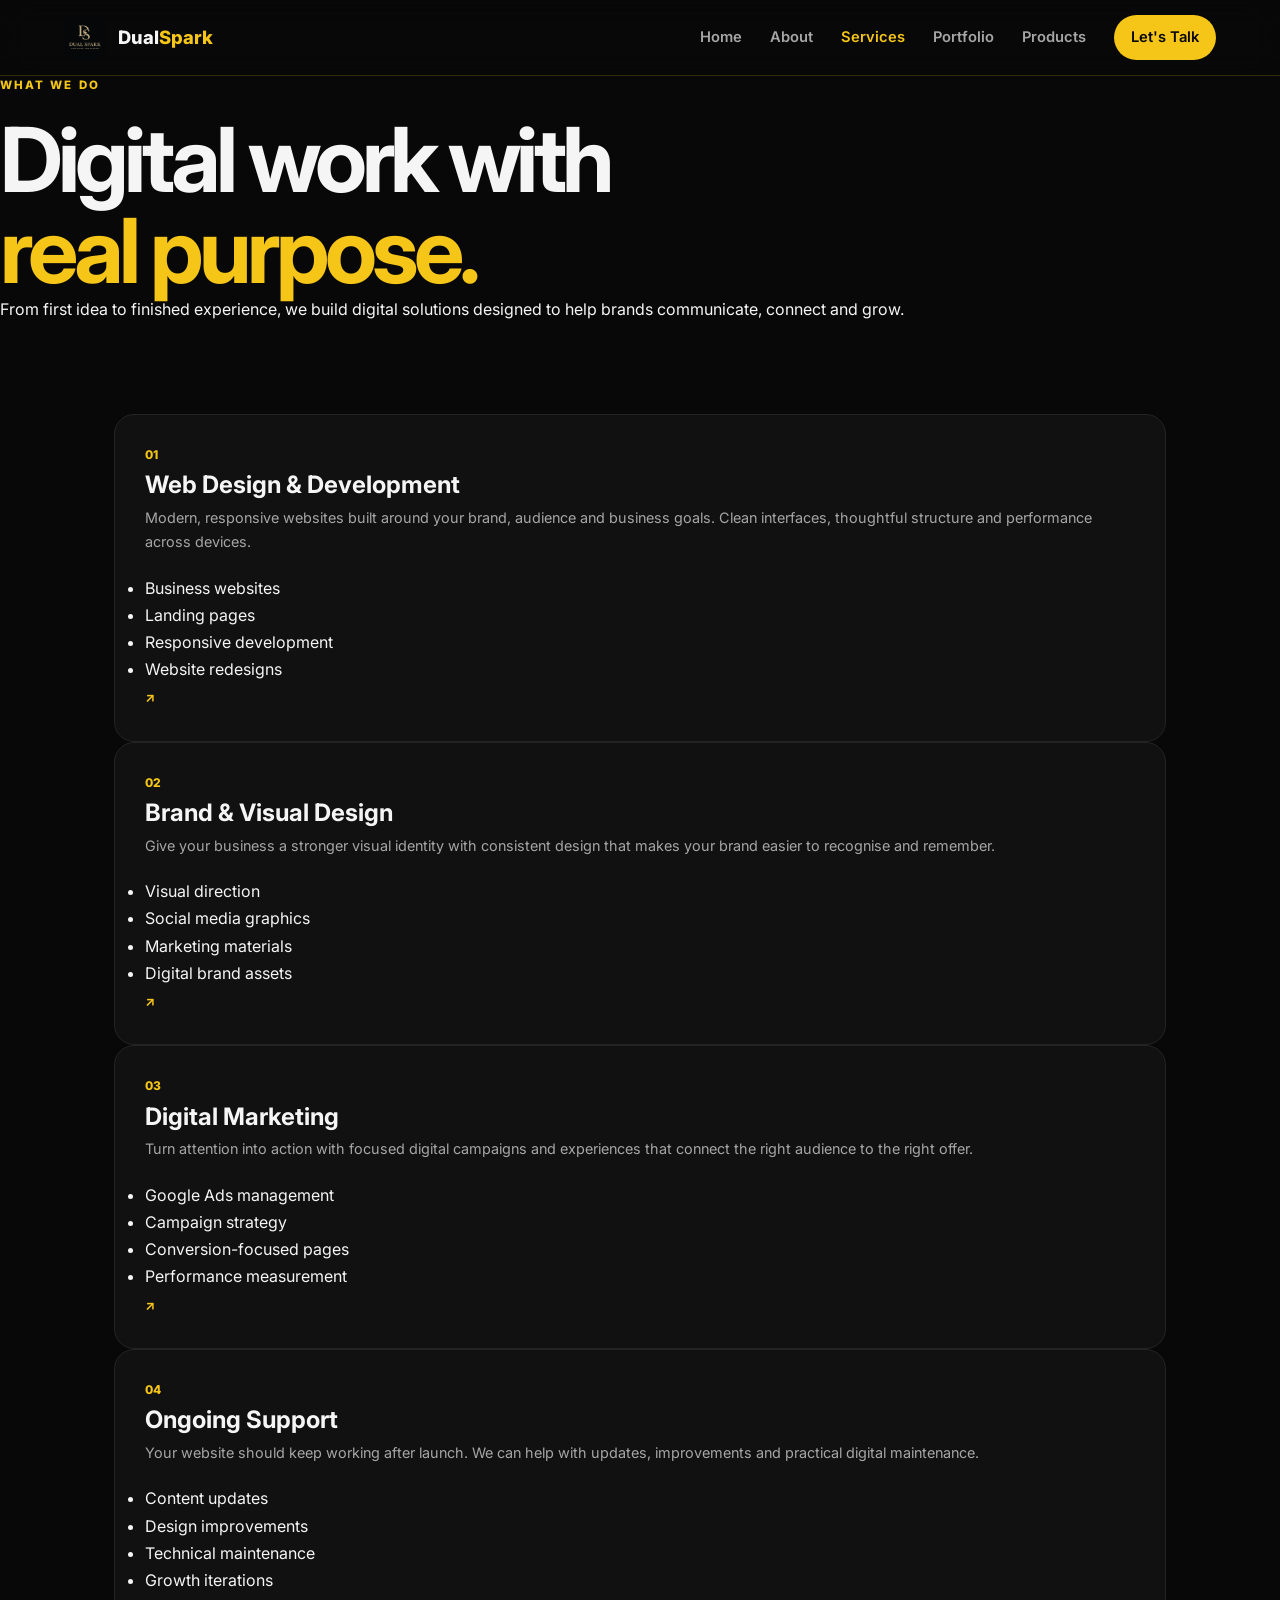
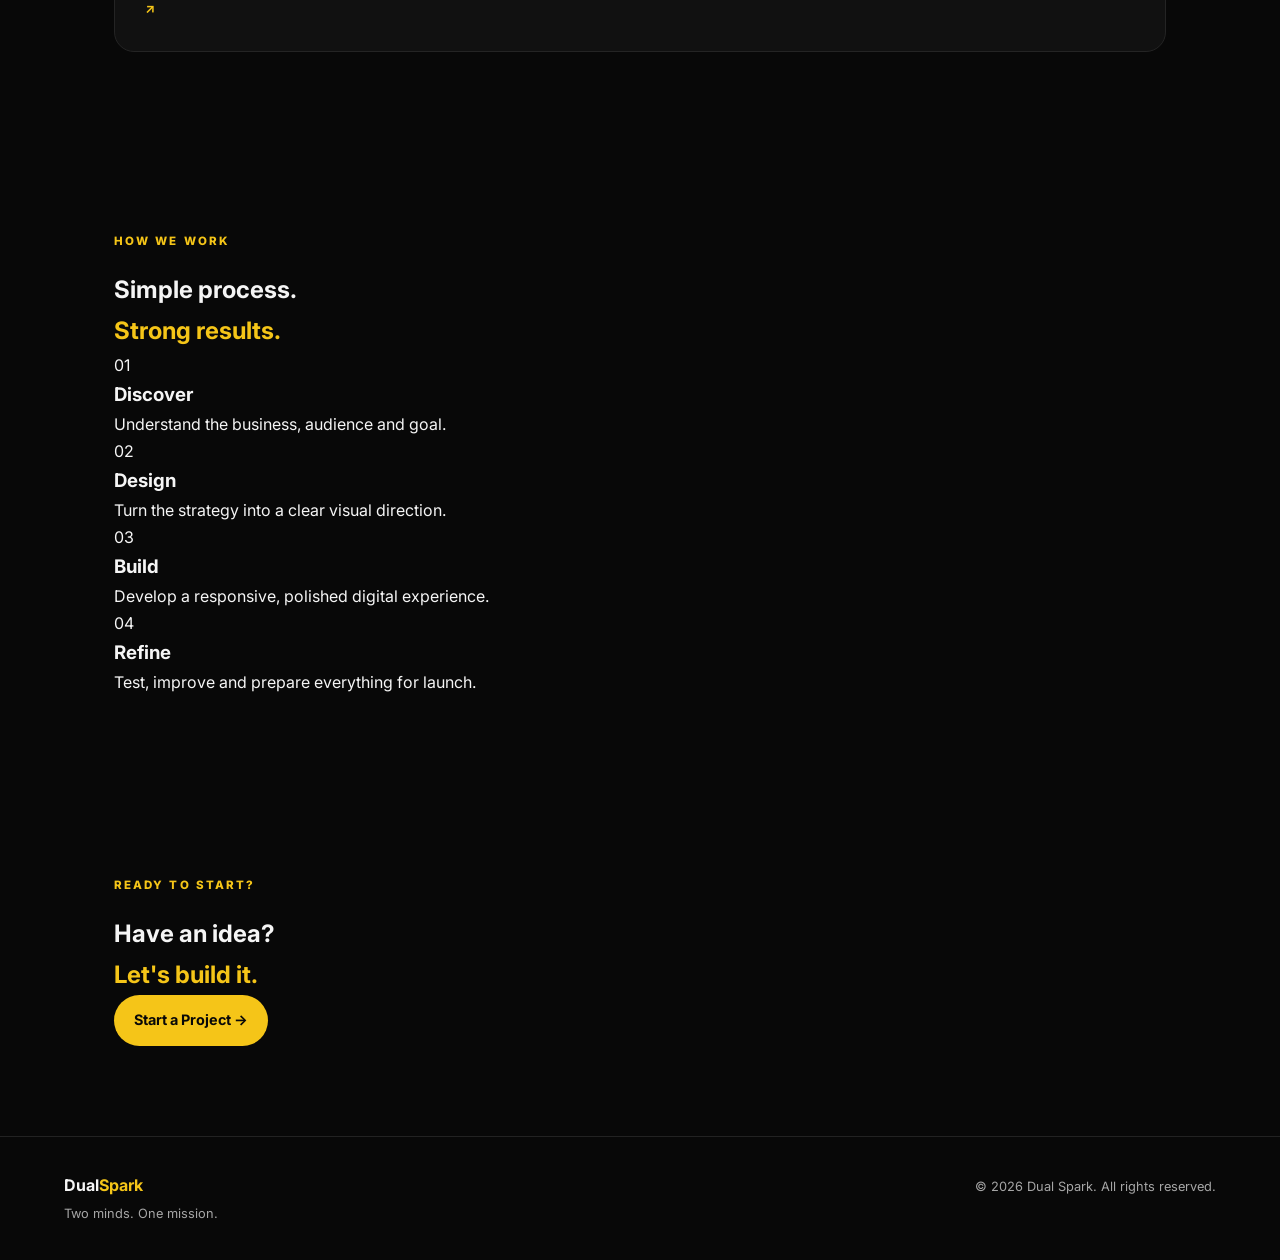
<file: v2/services.html>
<!DOCTYPE html>
<html lang="en">
<head>
  <meta charset="UTF-8">
  <meta name="viewport" content="width=device-width, initial-scale=1.0">
  <meta name="description" content="Digital services from Dual Spark including web design, development, branding and digital growth.">
  <meta name="theme-color" content="#0a0a0a">
  <title>Services | Dual Spark</title>
  <link rel="preconnect" href="https://fonts.googleapis.com">
  <link rel="preconnect" href="https://fonts.gstatic.com" crossorigin>
  <link href="https://fonts.googleapis.com/css2?family=Inter:wght@400;500;600;700;800&display=swap" rel="stylesheet">
  <link rel="stylesheet" href="css/style.css">
</head>
<body>
  <header class="site-header">
    <a class="brand" href="index.html" aria-label="Dual Spark home"><img src="../DualSpark.jpg" alt="Dual Spark logo"><span>Dual<span class="accent">Spark</span></span></a>
    <button class="menu-toggle" type="button" aria-label="Open navigation" aria-expanded="false" aria-controls="main-nav"><span></span><span></span><span></span></button>
    <nav id="main-nav" class="main-nav" aria-label="Primary navigation"><a href="index.html">Home</a><a href="about.html">About</a><a class="active" href="services.html">Services</a><a href="portfolio.html">Portfolio</a><a href="products.html">Products</a><a class="nav-cta" href="contact.html">Let's Talk</a></nav>
  </header>

  <main>
    <section class="page-hero reveal">
      <p class="eyebrow">WHAT WE DO</p>
      <h1>Digital work with<br><span class="accent">real purpose.</span></h1>
      <p>From first idea to finished experience, we build digital solutions designed to help brands communicate, connect and grow.</p>
    </section>

    <section class="section services-list">
      <article class="service-card reveal"><div class="service-number">01</div><div><h2>Web Design & Development</h2><p>Modern, responsive websites built around your brand, audience and business goals. Clean interfaces, thoughtful structure and performance across devices.</p><ul><li>Business websites</li><li>Landing pages</li><li>Responsive development</li><li>Website redesigns</li></ul></div><a class="service-link" href="contact.html" aria-label="Ask about web design and development">↗</a></article>
      <article class="service-card reveal"><div class="service-number">02</div><div><h2>Brand & Visual Design</h2><p>Give your business a stronger visual identity with consistent design that makes your brand easier to recognise and remember.</p><ul><li>Visual direction</li><li>Social media graphics</li><li>Marketing materials</li><li>Digital brand assets</li></ul></div><a class="service-link" href="contact.html" aria-label="Ask about brand and visual design">↗</a></article>
      <article class="service-card reveal"><div class="service-number">03</div><div><h2>Digital Marketing</h2><p>Turn attention into action with focused digital campaigns and experiences that connect the right audience to the right offer.</p><ul><li>Google Ads management</li><li>Campaign strategy</li><li>Conversion-focused pages</li><li>Performance measurement</li></ul></div><a class="service-link" href="contact.html" aria-label="Ask about digital marketing">↗</a></article>
      <article class="service-card reveal"><div class="service-number">04</div><div><h2>Ongoing Support</h2><p>Your website should keep working after launch. We can help with updates, improvements and practical digital maintenance.</p><ul><li>Content updates</li><li>Design improvements</li><li>Technical maintenance</li><li>Growth iterations</li></ul></div><a class="service-link" href="contact.html" aria-label="Ask about ongoing support">↗</a></article>
    </section>

    <section class="section process-section reveal">
      <div><p class="eyebrow">HOW WE WORK</p><h2>Simple process.<br><span class="accent">Strong results.</span></h2></div>
      <div class="process-grid"><div><span>01</span><h3>Discover</h3><p>Understand the business, audience and goal.</p></div><div><span>02</span><h3>Design</h3><p>Turn the strategy into a clear visual direction.</p></div><div><span>03</span><h3>Build</h3><p>Develop a responsive, polished digital experience.</p></div><div><span>04</span><h3>Refine</h3><p>Test, improve and prepare everything for launch.</p></div></div>
    </section>

    <section class="section statement reveal"><p class="eyebrow">READY TO START?</p><h2>Have an idea?<br><span class="accent">Let's build it.</span></h2><a class="btn btn-primary" href="contact.html">Start a Project →</a></section>
  </main>

  <footer class="site-footer"><div><strong>Dual<span class="accent">Spark</span></strong><p>Two minds. One mission.</p></div><p>© 2026 Dual Spark. All rights reserved.</p></footer>
  <script src="js/script.js"></script>
</body>
</html>
</file>
<file: style.css>
body {
  margin: 0;
  font-family: 'Segoe UI', sans-serif;
  background-color: #000;
  color: #f5c518;
  text-align: center;
}

header {
  padding: 40px;
}

nav {
  background-color: #1e1e2f;
  padding: 15px;
}

nav a {
  color: #f5c518;
  margin: 0 15px;
  text-decoration: none;
  font-weight: bold;
}

nav a:hover {
  text-decoration: underline;
}

section {
  padding: 40px;
}

footer {
  background-color: #1e1e2f;
  color: #f5c518;
  padding: 20px;
}

.gallery img {
  max-width: 400px;   
  height: auto;
  border-radius: 8px;
  margin: 15px auto;
  display: block;
  box-shadow: 0 4px 12px rgba(0,0,0,0.1);
}
</file>
<file: v2/css/style.css>
/* Dual Spark 2.0 — Professional Portfolio Design System */
:root{--bg:#080808;--surface:#111;--surface-2:#171717;--text:#f5f5f5;--muted:#a6a6a6;--gold:#f5c518;--gold-soft:#d6ad19;--border:rgba(245,197,24,.18);--max:1180px;--radius:20px}
*{box-sizing:border-box;margin:0;padding:0}html{scroll-behavior:smooth}body{background:var(--bg);color:var(--text);font-family:Inter,Arial,sans-serif;line-height:1.7;overflow-x:hidden}a{color:inherit;text-decoration:none}img{max-width:100%;display:block}button,input,textarea,select{font:inherit}.accent{color:var(--gold)}
.site-header{position:sticky;top:0;z-index:100;min-height:76px;padding:0 5%;display:flex;align-items:center;justify-content:space-between;background:rgba(8,8,8,.88);backdrop-filter:blur(14px);border-bottom:1px solid var(--border)}
.brand{display:flex;align-items:center;gap:12px;font-weight:800;font-size:1.15rem}.brand img{width:42px;height:42px;object-fit:cover;border-radius:10px}.main-nav{display:flex;align-items:center;gap:28px}.main-nav a{color:var(--muted);font-size:.92rem;font-weight:600;transition:.25s ease}.main-nav a:hover,.main-nav a.active{color:var(--gold)}.main-nav .nav-cta{color:#080808;background:var(--gold);padding:10px 17px;border-radius:999px}.menu-toggle{display:none;border:0;background:transparent;cursor:pointer}.menu-toggle span{display:block;width:25px;height:2px;background:var(--text);margin:5px}
.hero{max-width:var(--max);min-height:680px;margin:auto;padding:90px 5%;display:grid;grid-template-columns:1.3fr .7fr;gap:60px;align-items:center}.eyebrow{color:var(--gold);font-size:.72rem;letter-spacing:.18em;font-weight:800;margin-bottom:18px}h1{max-width:800px;font-size:clamp(3rem,7vw,6rem);line-height:1.02;letter-spacing:-.055em}.hero-text{max-width:620px;margin:28px 0;color:var(--muted);font-size:1.05rem}.hero-actions{display:flex;gap:12px;flex-wrap:wrap}.btn{display:inline-flex;align-items:center;justify-content:center;gap:10px;padding:13px 20px;border-radius:999px;font-weight:700;font-size:.9rem;transition:.25s ease}.btn:hover{transform:translateY(-3px)}.btn-primary{color:#080808;background:var(--gold)}.btn-secondary{border:1px solid #333;color:var(--text)}.btn-secondary:hover{border-color:var(--gold);color:var(--gold)}
.hero-card{width:min(330px,100%);aspect-ratio:1;margin:auto;position:relative;display:grid;place-items:center;border:1px solid var(--border);border-radius:50%;background:radial-gradient(circle,rgba(245,197,24,.12),transparent 62%)}.spark-orbit{position:absolute;inset:12%;border:1px solid rgba(245,197,24,.35);border-radius:50%;animation:spin 12s linear infinite}.spark-orbit:after{content:'';position:absolute;width:12px;height:12px;top:8%;left:50%;background:var(--gold);border-radius:50%;box-shadow:0 0 25px var(--gold)}.spark-core{width:110px;height:110px;display:grid;place-items:center;border-radius:30px;background:var(--gold);color:#080808;font-size:2rem;font-weight:900;transform:rotate(-6deg);box-shadow:0 20px 60px rgba(245,197,24,.16)}.hero-card p{position:absolute;bottom:3%;right:-4%;color:var(--muted);font-size:.85rem}.hero-card strong{color:var(--text)}@keyframes spin{to{transform:rotate(360deg)}}
.section{max-width:var(--max);margin:auto;padding:90px 5%}.intro{display:grid;grid-template-columns:1fr 1fr;gap:60px;border-top:1px solid #222}.intro h2,.work-banner h2,.final-cta h2{font-size:clamp(2.2rem,5vw,4rem);line-height:1.08;letter-spacing:-.04em}.intro>p{color:var(--muted);max-width:500px}.services-preview{display:grid;grid-template-columns:repeat(3,1fr);gap:18px}.service-card{padding:30px;min-height:290px;border:1px solid #242424;border-radius:var(--radius);background:var(--surface);transition:.3s ease}.service-card:hover{transform:translateY(-7px);border-color:var(--gold)}.service-number{color:var(--gold);font-size:.75rem;font-weight:800}.service-card h3{margin:65px 0 12px;font-size:1.35rem}.service-card p{color:var(--muted);font-size:.9rem;margin-bottom:20px}.service-card a{color:var(--gold);font-size:.82rem;font-weight:700}.work-banner{margin-top:30px;padding:42px;display:flex;justify-content:space-between;align-items:end;gap:40px;border:1px solid var(--border);border-radius:var(--radius);background:linear-gradient(120deg,var(--surface),#0c0c0c)}.work-banner h2{max-width:720px}.final-cta{text-align:center;padding-top:120px;padding-bottom:120px}.final-cta h2{margin-bottom:15px}.final-cta>p:not(.eyebrow){color:var(--muted);margin-bottom:25px}.site-footer{padding:35px 5%;border-top:1px solid #222;display:flex;justify-content:space-between;gap:20px;color:var(--muted);font-size:.8rem}.site-footer strong{color:var(--text);font-size:1rem}.site-footer p{margin-top:4px}.reveal{opacity:0;transform:translateY(18px);transition:opacity .7s ease,transform .7s ease}.reveal.visible{opacity:1;transform:translateY(0)}
@media(max-width:800px){.site-header{min-height:68px}.menu-toggle{display:block}.main-nav{display:none;position:absolute;top:68px;left:0;right:0;padding:20px 5%;flex-direction:column;align-items:stretch;gap:5px;background:#0b0b0b;border-bottom:1px solid var(--border)}.main-nav.open{display:flex}.main-nav a{padding:11px 0}.main-nav .nav-cta{text-align:center;margin-top:8px}.hero{min-height:auto;padding-top:70px;grid-template-columns:1fr}.hero-card{width:250px}.hero-card p{right:-10%}.intro,.services-preview{grid-template-columns:1fr}.work-banner{align-items:flex-start;flex-direction:column}.site-footer{flex-direction:column}}
@media(prefers-reduced-motion:reduce){html{scroll-behavior:auto}*,*::before,*::after{animation-duration:.01ms!important;transition-duration:.01ms!important}}
</file>
